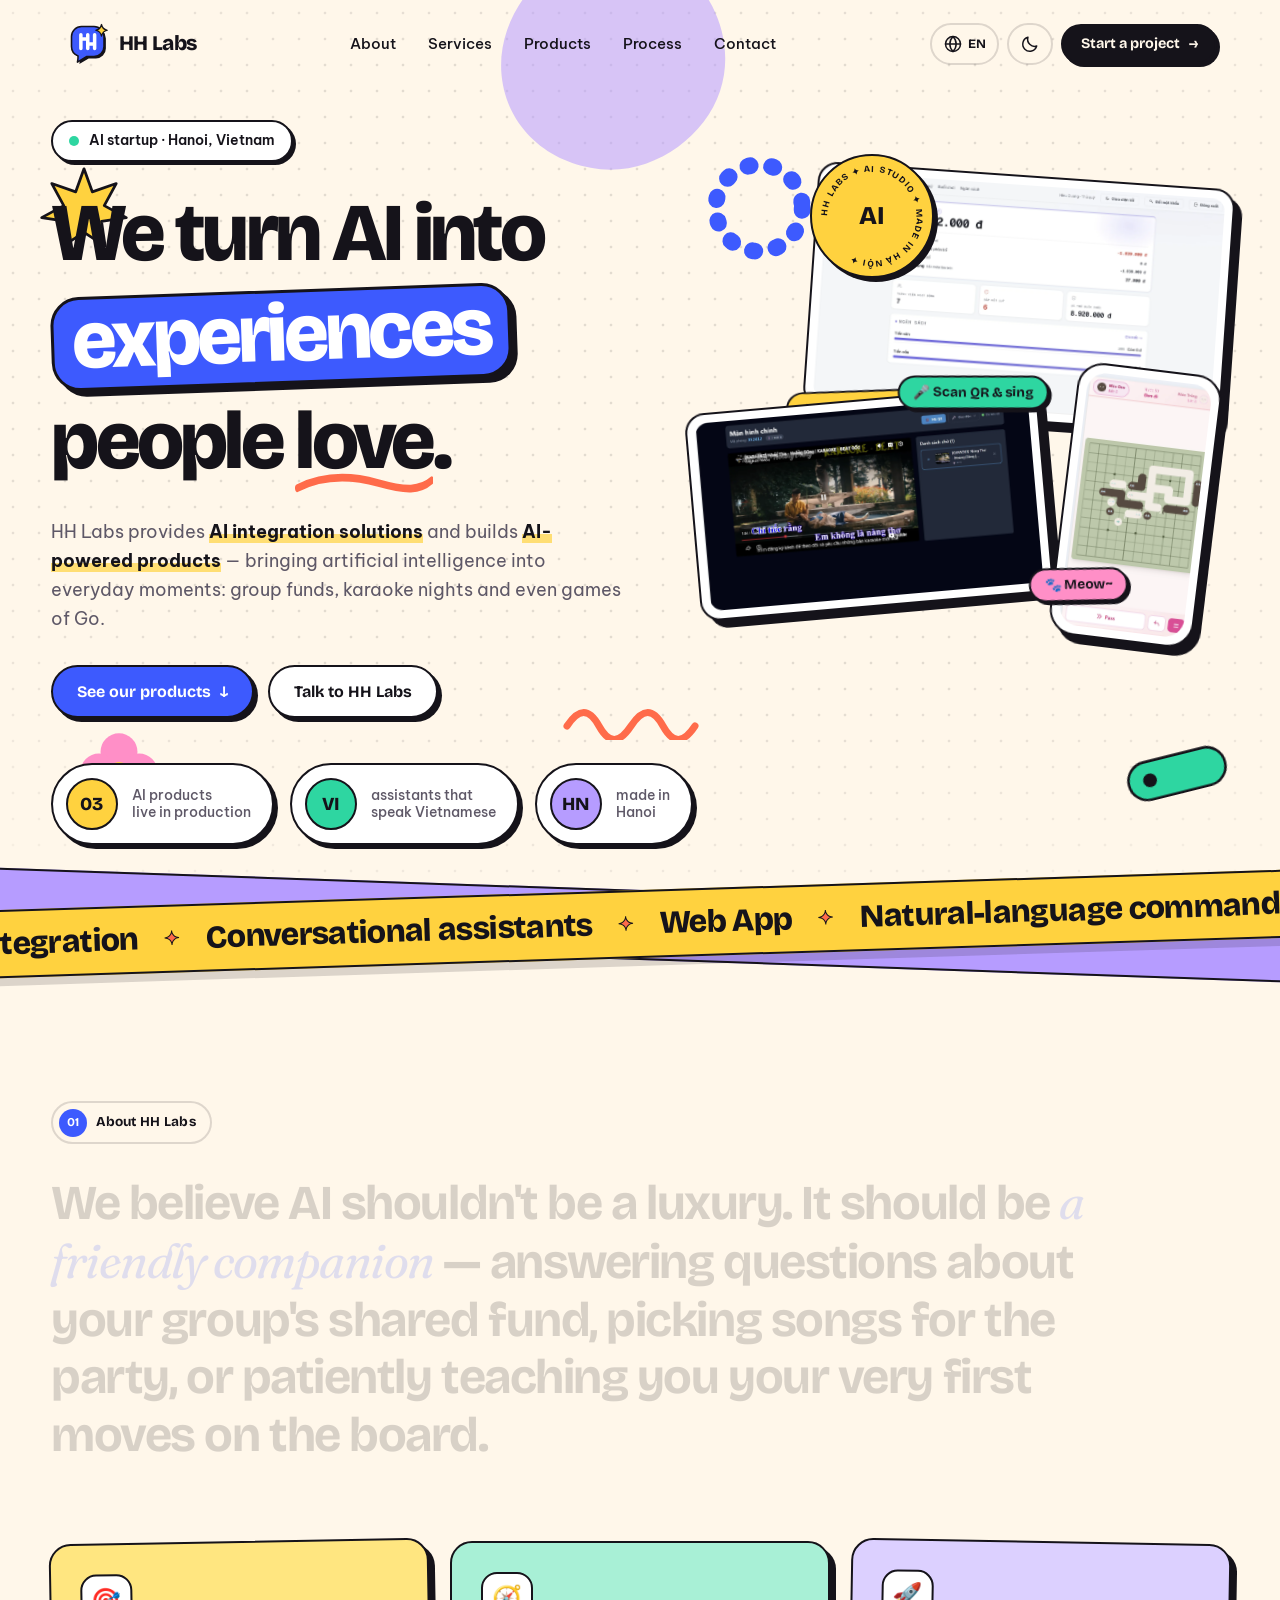
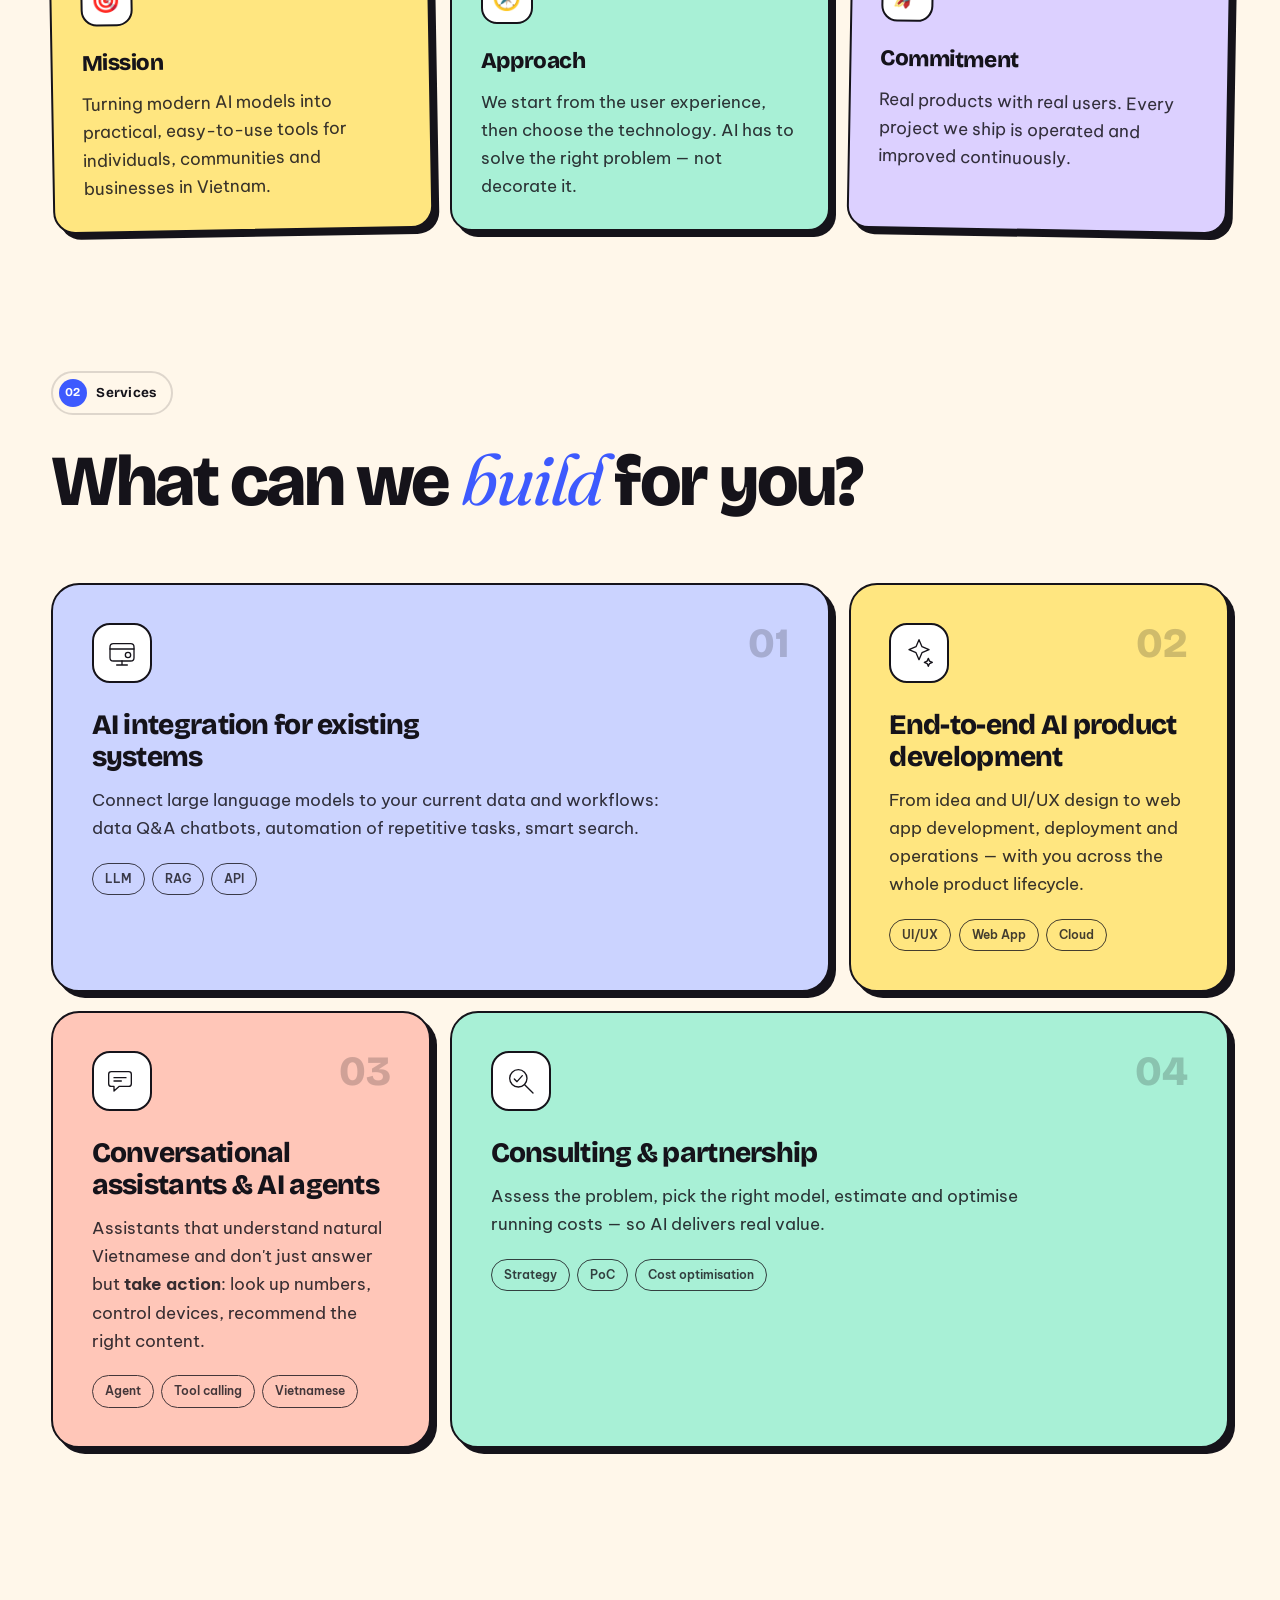
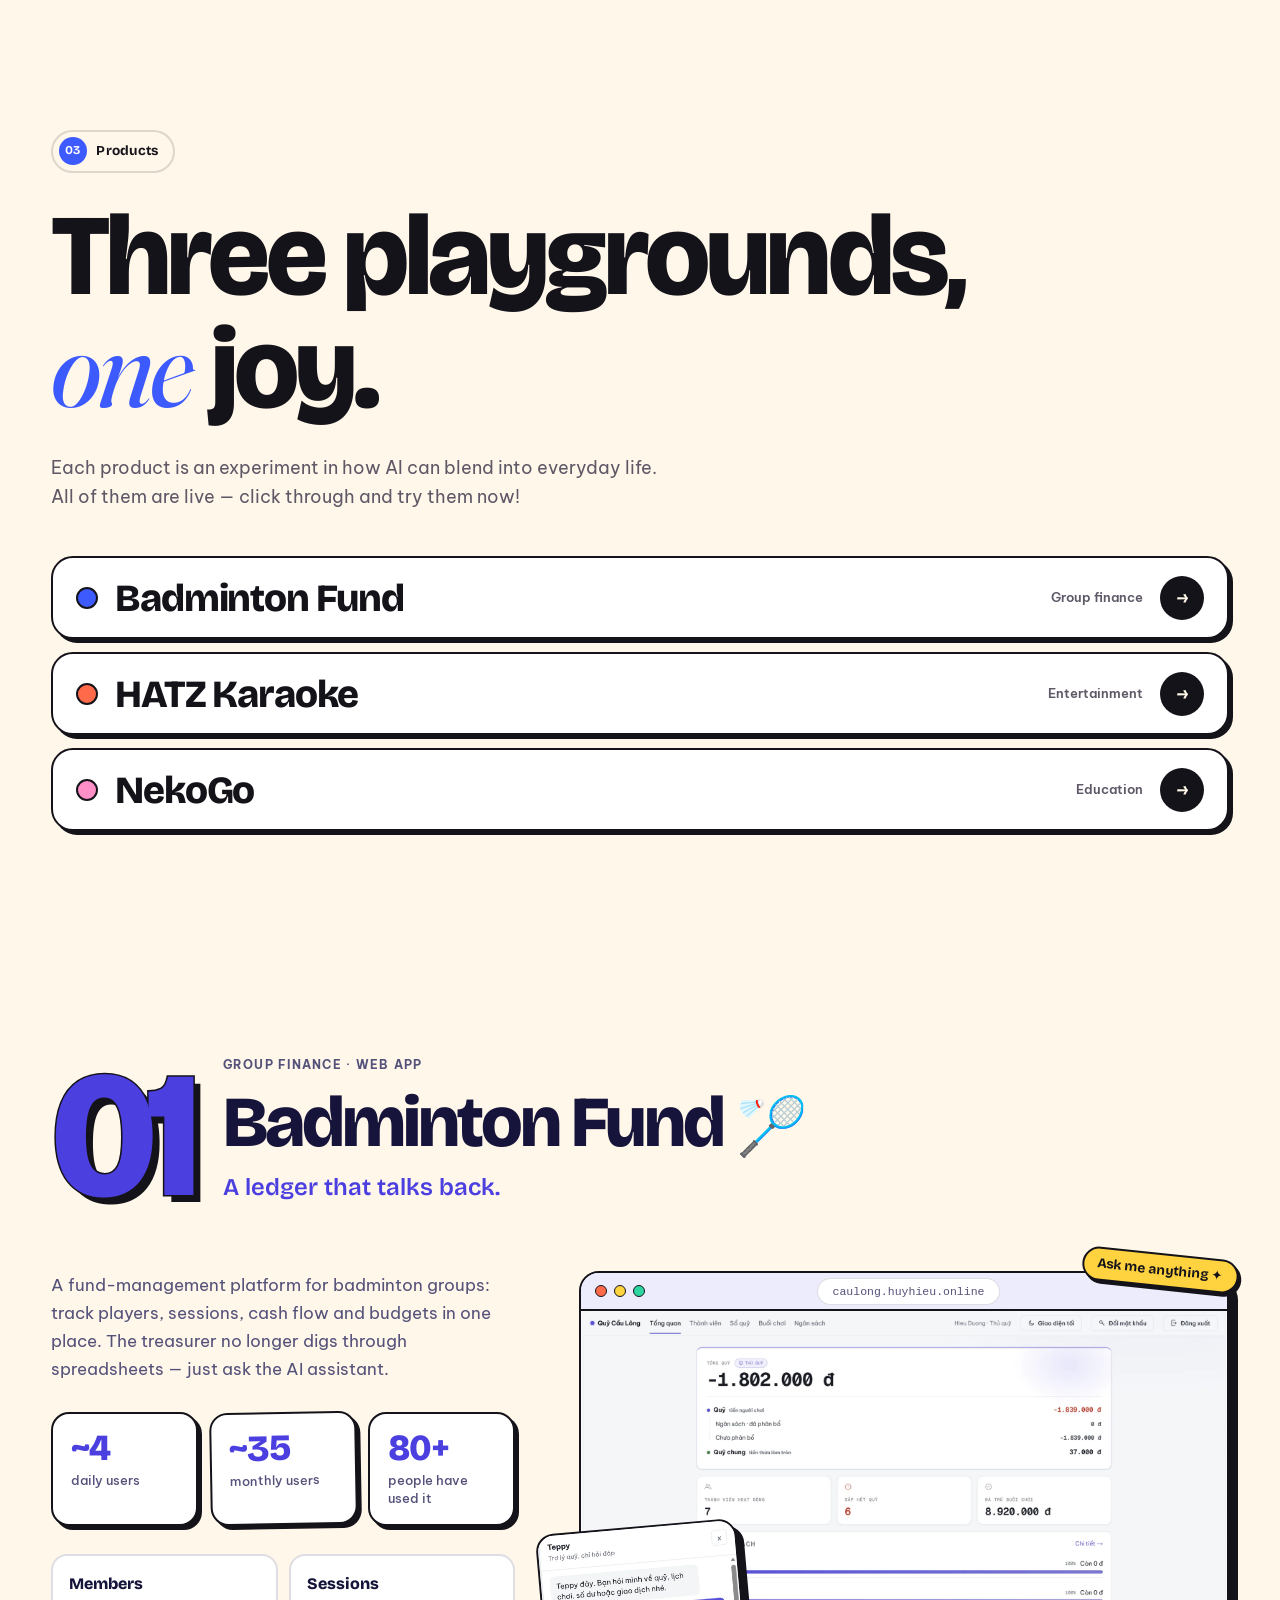
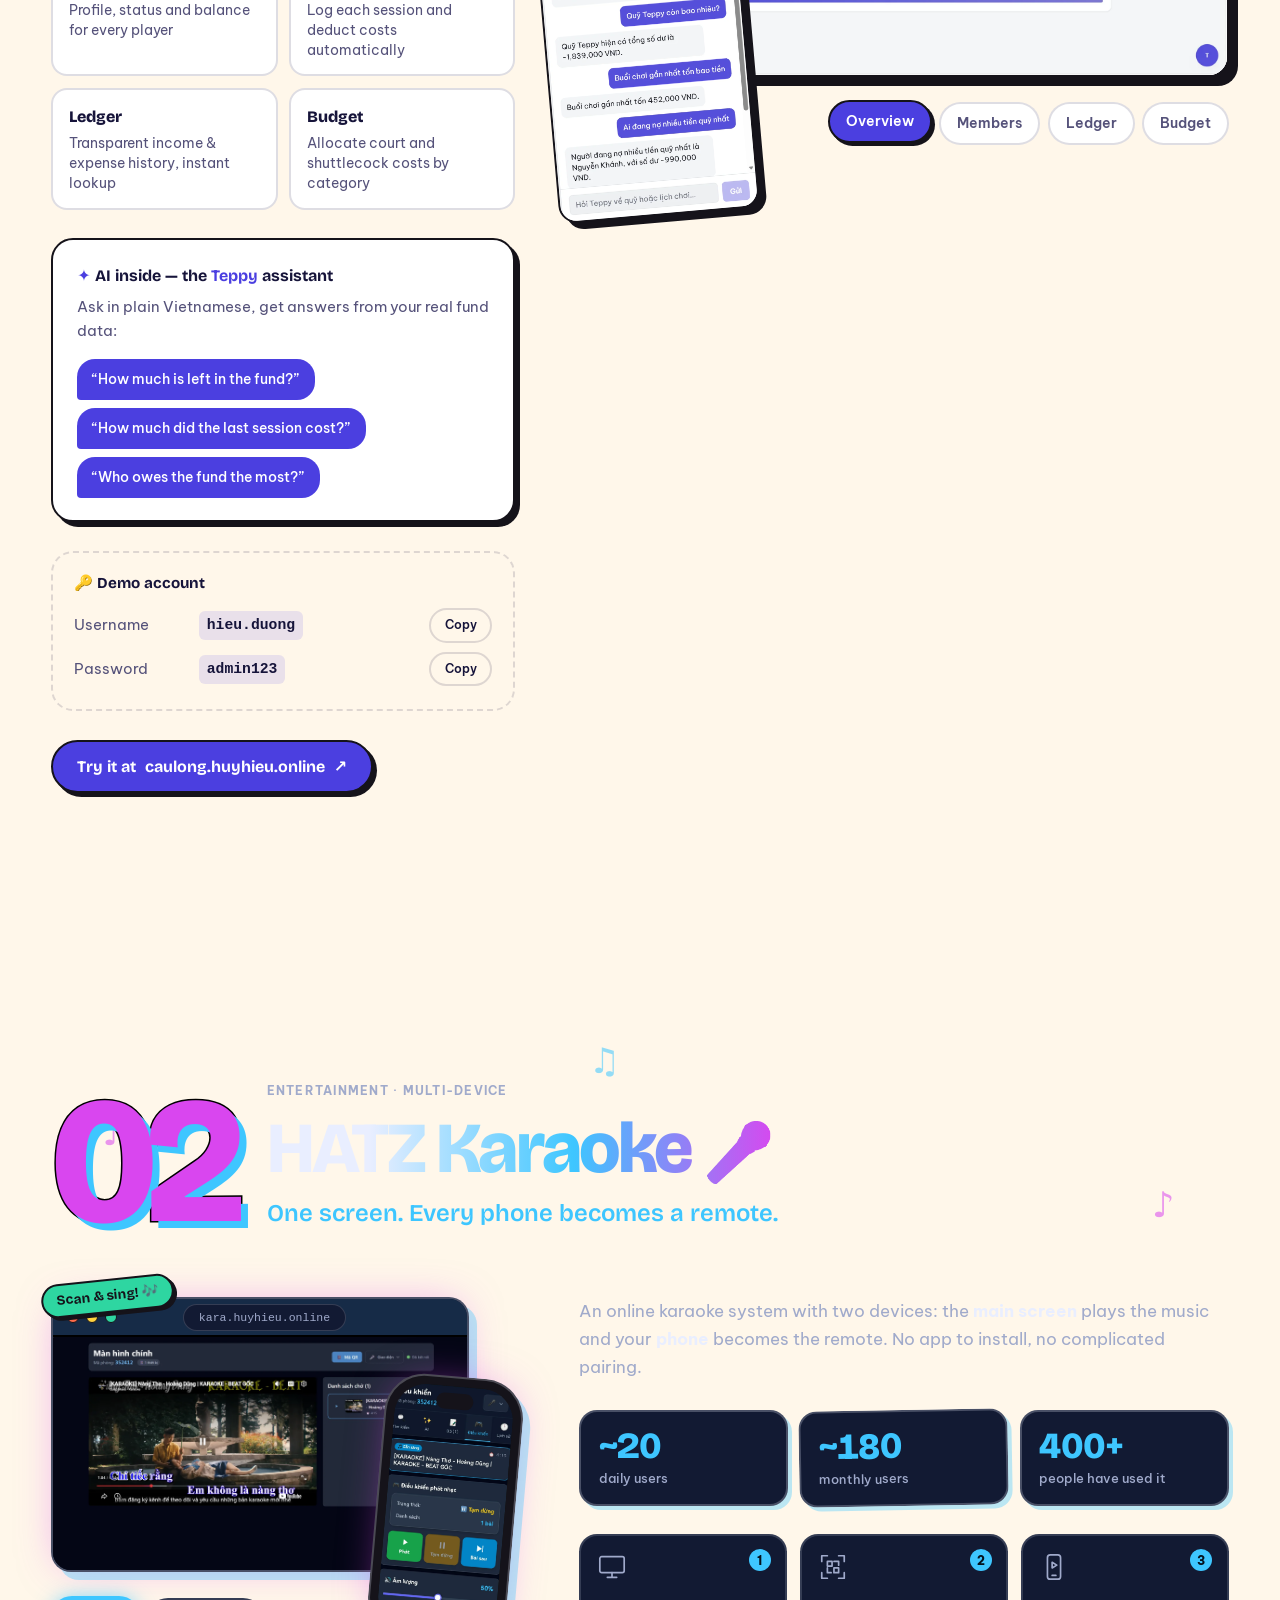
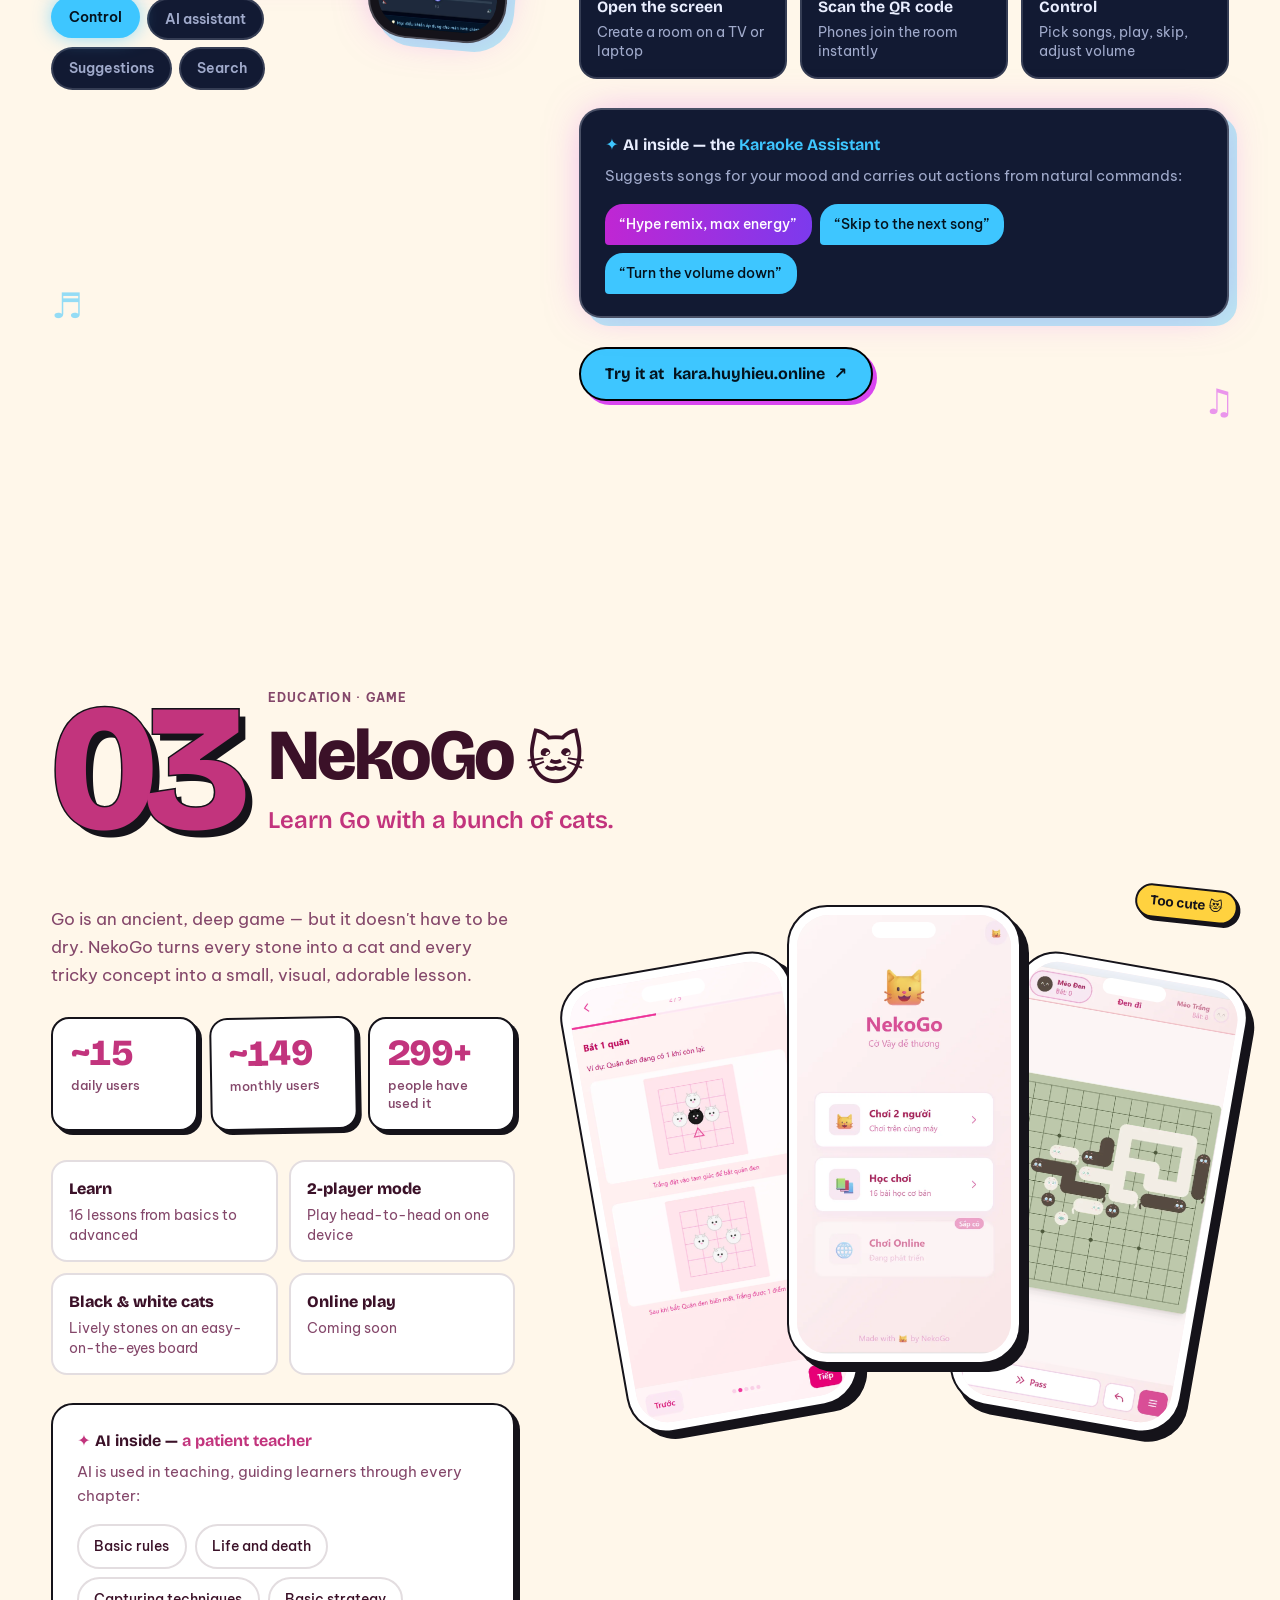
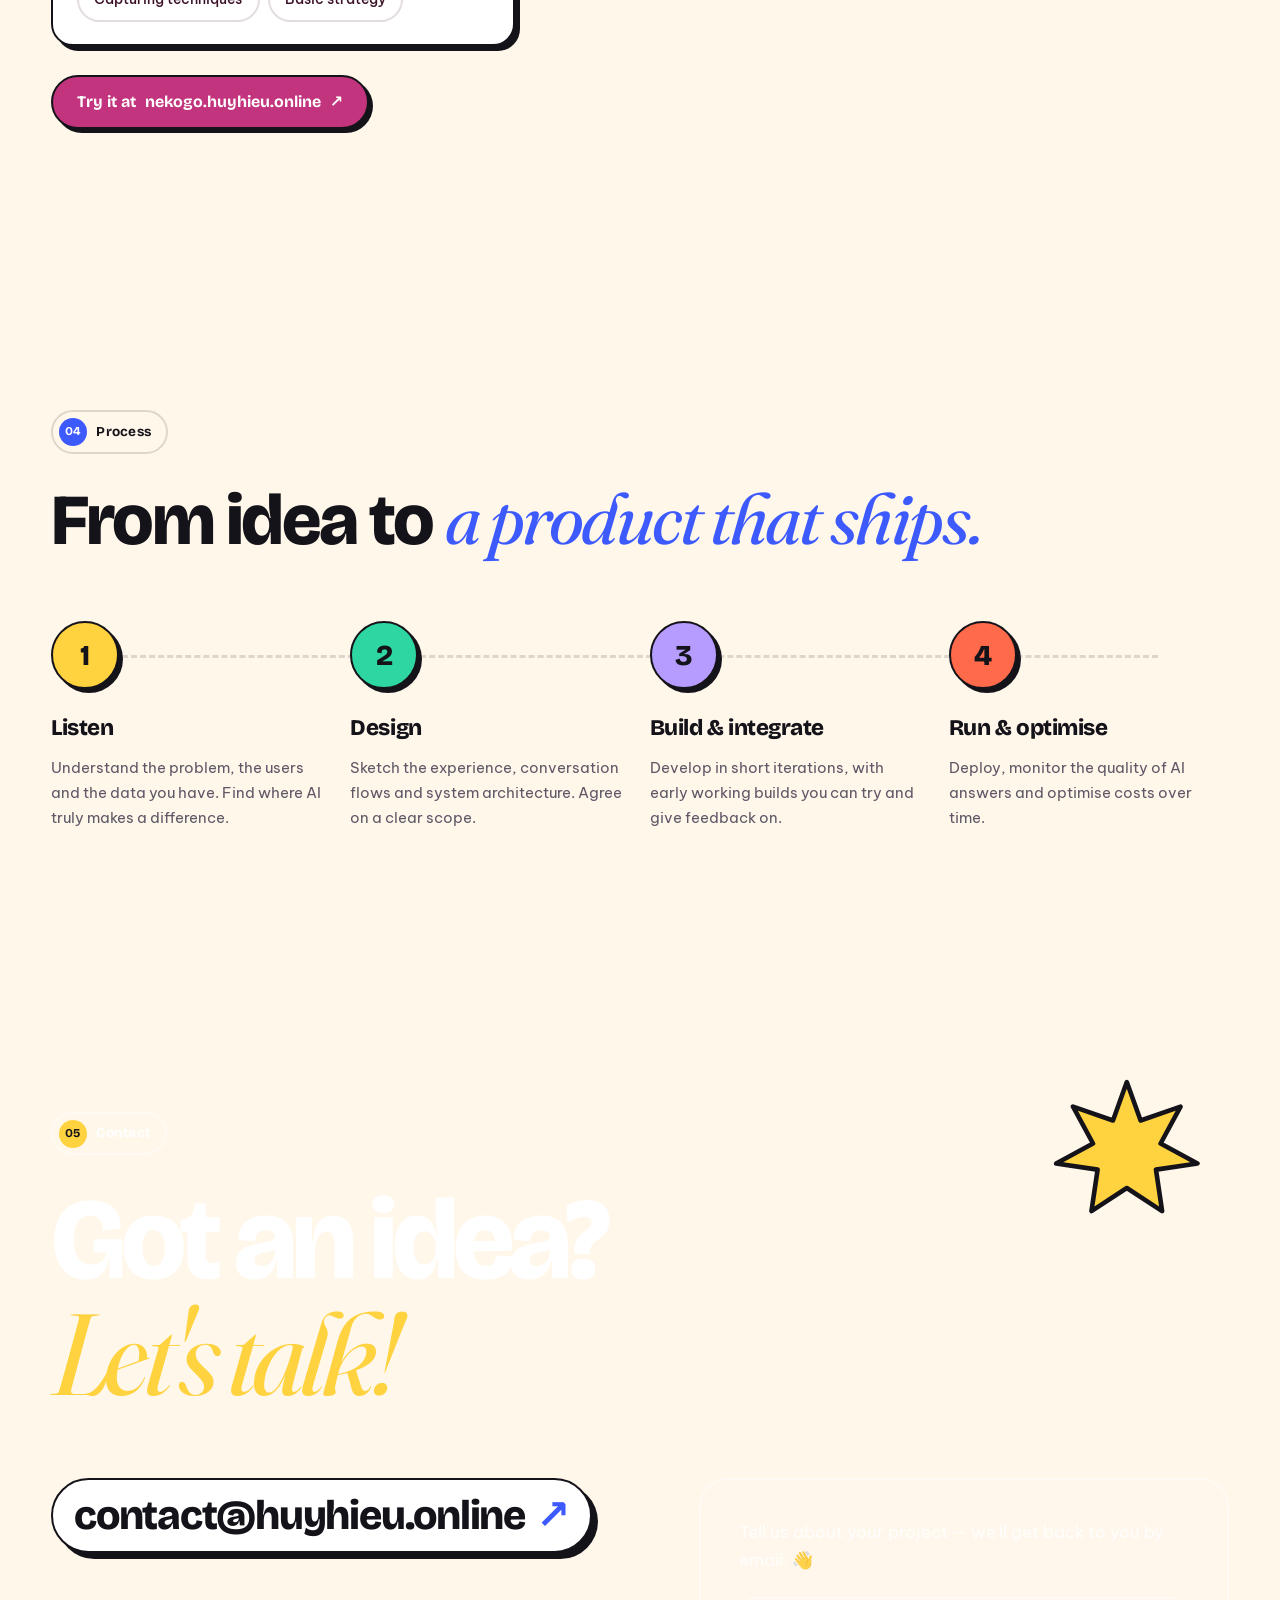
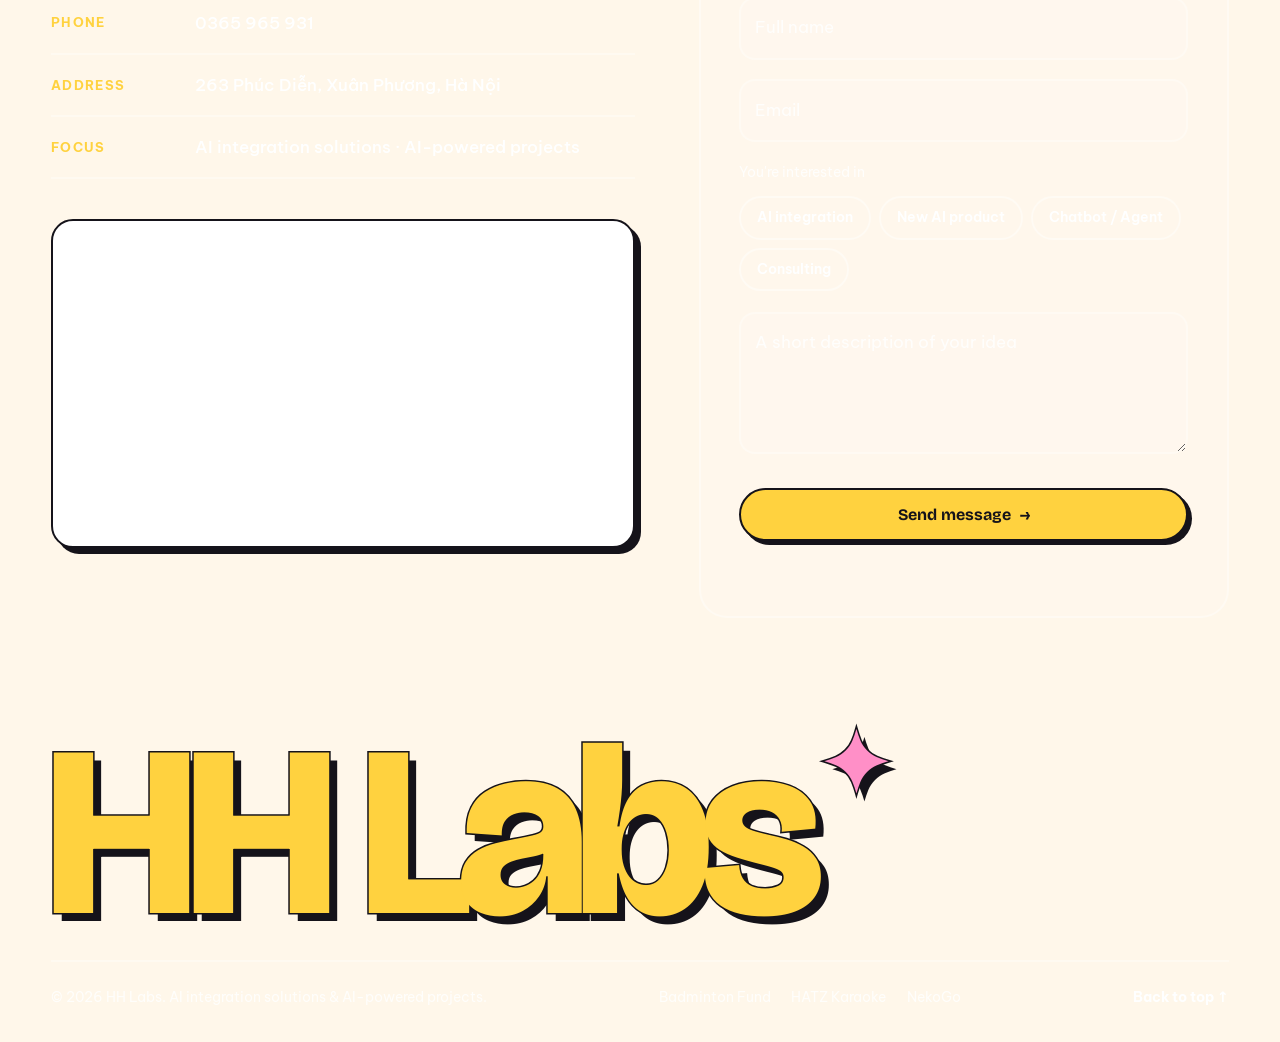
<file: index.html>
<!doctype html>
<html lang="en">
<head>
  <meta charset="utf-8">
  <meta name="viewport" content="width=device-width, initial-scale=1">
  <title>HH Labs — AI solutions startup in Hanoi</title>
  <meta name="description" content="HH Labs is a Hanoi-based tech startup providing AI integration solutions and building AI-powered products: Badminton Fund, HATZ Karaoke and NekoGo.">
  <meta name="theme-color" content="#FFF7EA">
  <meta property="og:type" content="website">
  <meta property="og:title" content="HH Labs — We turn AI into experiences people love">
  <meta property="og:description" content="AI integration solutions &amp; AI-powered products, made in Hanoi.">
  <meta property="og:locale" content="en_US">
  <meta property="og:site_name" content="HH Labs">
  <meta property="og:url" content="https://huyhieu.online/">
  <meta property="og:image" content="https://huyhieu.online/assets/img/og-image.png">
  <meta property="og:image:width" content="1200">
  <meta property="og:image:height" content="630">
  <meta property="og:image:alt" content="HH Labs logo">
  <meta name="twitter:card" content="summary_large_image">
  <link rel="canonical" href="https://huyhieu.online/">
  <link rel="alternate" hreflang="en" href="https://huyhieu.online/">
  <link rel="alternate" hreflang="vi" href="https://huyhieu.online/?lang=vi">
  <link rel="alternate" hreflang="ja" href="https://huyhieu.online/?lang=ja">
  <link rel="alternate" hreflang="ko" href="https://huyhieu.online/?lang=ko">
  <link rel="alternate" hreflang="zh" href="https://huyhieu.online/?lang=zh">
  <link rel="alternate" hreflang="x-default" href="https://huyhieu.online/">
  <link rel="icon" href="assets/img/favicon.svg" type="image/svg+xml">
  <link rel="icon" href="assets/img/favicon-32.png" sizes="32x32" type="image/png">
  <link rel="apple-touch-icon" href="assets/img/apple-touch-icon.png">

  <!-- Theme + language decided before first paint to avoid flashes -->
  <script>
    (function () {
      var d = document.documentElement, ls = null;
      d.classList.add('js');
      try { ls = window.localStorage; } catch (e) {}
      var theme = null;
      try { theme = ls && ls.getItem('hh-theme'); } catch (e) {}
      if (theme !== 'light' && theme !== 'dark') {
        theme = window.matchMedia && window.matchMedia('(prefers-color-scheme: dark)').matches ? 'dark' : 'light';
      }
      d.setAttribute('data-theme', theme);
      var lang = null;
      try { lang = new URLSearchParams(location.search).get('lang') || (ls && ls.getItem('hh-lang')); } catch (e) {}
      if (lang && lang !== 'en' && /^(vi|ja|ko|zh)$/.test(lang)) {
        d.classList.add('lang-pending');
        setTimeout(function () { d.classList.remove('lang-pending'); }, 1500);
      }
    })();
  </script>

  <link rel="preconnect" href="https://fonts.googleapis.com">
  <link rel="preconnect" href="https://fonts.gstatic.com" crossorigin>
  <link href="https://fonts.googleapis.com/css2?family=Be+Vietnam+Pro:wght@400;500;600;700&family=Bricolage+Grotesque:opsz,wght@12..96,400..800&family=Fraunces:ital,opsz,wght@1,9..144,400;1,9..144,600&display=swap" rel="stylesheet">
  <link rel="stylesheet" href="assets/css/style.css">

  <script type="application/ld+json">
  {
    "@context": "https://schema.org",
    "@type": "Organization",
    "name": "HH Labs",
    "description": "AI startup providing AI integration solutions and building AI-powered products.",
    "email": "contact@huyhieu.online",
    "telephone": "+84365965931",
    "address": {
      "@type": "PostalAddress",
      "streetAddress": "263 Phúc Diễn",
      "addressLocality": "Xuân Phương",
      "addressRegion": "Hà Nội",
      "addressCountry": "VN"
    }
  }
  </script>
</head>
<body data-scene="paper">

  <a class="skip-link" href="#main" data-i18n="skip">Skip to content</a>
  <div class="progress" aria-hidden="true"><span></span></div>
  <div class="cursor" aria-hidden="true"><span class="cursor__dot"></span><span class="cursor__ring"></span></div>

  <!-- ============ NAV ============ -->
  <header class="nav" id="nav">
    <a href="#top" class="brand" aria-label="HH Labs">
      <svg class="brand__mark" viewBox="0 0 64 64" aria-hidden="true">
        <path d="M20 4H40A16 16 0 0 1 56 20V36A16 16 0 0 1 40 52H28.5L13.5 61Q14.6 56 14.5 51A16 16 0 0 1 4 36V20A16 16 0 0 1 20 4Z" transform="translate(3 3)" fill="#15131A"/>
        <path d="M20 4H40A16 16 0 0 1 56 20V36A16 16 0 0 1 40 52H28.5L13.5 61Q14.6 56 14.5 51A16 16 0 0 1 4 36V20A16 16 0 0 1 20 4Z" fill="#3D5AFE" stroke="#15131A" stroke-width="2.5" stroke-linejoin="round"/>
        <path d="M19 17V39M30 17V39M41 17V39M19 24H30M30 32H41" fill="none" stroke="#fff" stroke-width="5.6" stroke-linecap="round" stroke-linejoin="round"/>
        <path class="brand__spark" d="M52 0.8Q53.6 8.4 61.2 10Q53.6 11.6 52 19.2Q50.4 11.6 42.8 10Q50.4 8.4 52 0.8Z" fill="#FFD23F" stroke="#15131A" stroke-width="2" stroke-linejoin="round"/>
      </svg>
      <span class="brand__name">HH&nbsp;Labs</span>
    </a>

    <nav class="nav__links" aria-label="Menu">
      <a href="#about" data-i18n="nav.about">About</a>
      <a href="#services" data-i18n="nav.services">Services</a>
      <a href="#products" data-i18n="nav.products">Products</a>
      <a href="#process" data-i18n="nav.process">Process</a>
      <a href="#contact" data-i18n="nav.contact">Contact</a>
    </nav>

    <div class="nav__tools">
      <div class="lang" id="lang">
        <button class="icon-btn lang__btn" aria-haspopup="true" aria-expanded="false" aria-controls="lang-menu" data-i18n-aria="aria.lang" aria-label="Choose language">
          <svg viewBox="0 0 24 24" aria-hidden="true"><circle cx="12" cy="12" r="9"/><path d="M3 12h18M12 3c2.5 2.6 3.8 5.6 3.8 9s-1.3 6.4-3.8 9c-2.5-2.6-3.8-5.6-3.8-9S9.5 5.6 12 3z"/></svg>
          <span class="lang__cur">EN</span>
        </button>
        <ul class="lang__menu" id="lang-menu" hidden>
          <li><button data-lang="en" lang="en">🇬🇧 English</button></li>
          <li><button data-lang="vi" lang="vi">🇻🇳 Tiếng Việt</button></li>
          <li><button data-lang="ja" lang="ja">🇯🇵 日本語</button></li>
          <li><button data-lang="ko" lang="ko">🇰🇷 한국어</button></li>
          <li><button data-lang="zh" lang="zh">🇨🇳 中文</button></li>
        </ul>
      </div>

      <button class="icon-btn theme-toggle" id="theme-toggle" data-i18n-aria="aria.theme" aria-label="Toggle light / dark theme">
        <svg class="i-sun" viewBox="0 0 24 24" aria-hidden="true"><circle cx="12" cy="12" r="4.2"/><path d="M12 2.5v2.2M12 19.3v2.2M2.5 12h2.2M19.3 12h2.2M5.3 5.3l1.6 1.6M17.1 17.1l1.6 1.6M5.3 18.7l1.6-1.6M17.1 6.9l1.6-1.6"/></svg>
        <svg class="i-moon" viewBox="0 0 24 24" aria-hidden="true"><path d="M20 14.5A8.5 8.5 0 019.5 4a8.5 8.5 0 1010.5 10.5z"/></svg>
      </button>

      <a href="#contact" class="btn btn--dark btn--sm nav__cta" data-magnetic>
        <span data-i18n="nav.cta">Start a project</span> <span class="btn__arrow" aria-hidden="true">→</span>
      </a>

      <button class="icon-btn nav__toggle" aria-expanded="false" aria-controls="mobile-menu" data-i18n-aria="aria.menu" aria-label="Menu">
        <span></span><span></span>
      </button>
    </div>
  </header>

  <div class="mobile-menu" id="mobile-menu" hidden>
    <nav aria-label="Menu">
      <a href="#about"><i>01</i><span data-i18n="nav.about">About</span></a>
      <a href="#services"><i>02</i><span data-i18n="nav.services">Services</span></a>
      <a href="#products"><i>03</i><span data-i18n="nav.products">Products</span></a>
      <a href="#process"><i>04</i><span data-i18n="nav.process">Process</span></a>
      <a href="#contact"><i>05</i><span data-i18n="nav.contact">Contact</span></a>
    </nav>
    <div class="mobile-menu__foot">
      <a href="mailto:contact@huyhieu.online">contact@huyhieu.online</a>
      <a href="tel:+84365965931">0365 965 931</a>
    </div>
  </div>

  <main id="main">

    <!-- ============ HERO ============ -->
    <section class="hero" id="top" data-scene="paper">
      <div class="hero__grid-bg" aria-hidden="true"></div>

      <div class="shapes" aria-hidden="true">
        <svg class="shape shape--star" data-depth="1.4" viewBox="0 0 100 100"><path d="M50 2l9 25 26-9-13 24 24 13-27 4 4 27-23-15-23 15 4-27-27-4 24-13-13-24 26 9z" fill="#FFD23F" stroke="#15131A" stroke-width="3" stroke-linejoin="round"/></svg>
        <svg class="shape shape--blob" data-depth="0.7" viewBox="0 0 100 100"><path d="M74 14c14 10 22 30 16 48s-26 32-46 30S8 76 6 56 18 16 36 9s24-5 38 5z" fill="#B69CFF"/></svg>
        <svg class="shape shape--squiggle" data-depth="1.1" viewBox="0 0 140 40"><path d="M4 26c12-18 22-18 32 0s20 18 32 0 22-18 32 0 20 18 32 0" fill="none" stroke="#FF6B4A" stroke-width="7" stroke-linecap="round"/></svg>
        <svg class="shape shape--pill" data-depth="1.8" viewBox="0 0 120 50"><rect x="3" y="3" width="114" height="44" rx="22" fill="#2ED6A1" stroke="#15131A" stroke-width="3"/><circle cx="28" cy="25" r="8" fill="#15131A"/></svg>
        <svg class="shape shape--flower" data-depth="0.9" viewBox="0 0 100 100"><g fill="#FF8FC7"><circle cx="50" cy="26" r="22"/><circle cx="74" cy="50" r="22"/><circle cx="50" cy="74" r="22"/><circle cx="26" cy="50" r="22"/></g><circle cx="50" cy="50" r="12" fill="#FFD23F"/></svg>
        <svg class="shape shape--ring" data-depth="1.6" viewBox="0 0 100 100"><circle cx="50" cy="50" r="36" fill="none" stroke="#3D5AFE" stroke-width="14" stroke-dasharray="2 18" stroke-linecap="round"/></svg>
      </div>

      <div class="hero__inner container">
        <div class="hero__text">
          <p class="hello reveal">
            <span class="hello__dot" aria-hidden="true"></span>
            <span data-i18n="hero.hello">AI startup · Hanoi, Vietnam</span>
          </p>

          <h1 class="hero__title">
            <span class="line"><span data-i18n="hero.l1">We turn AI into</span></span>
            <span class="line"><span data-i18n="hero.l2"><mark class="pill">experiences</mark></span></span>
            <span class="line"><span data-i18n="hero.l3">people <span class="scribble">love</span>.</span></span>
          </h1>

          <p class="hero__lead reveal" data-i18n="hero.lead">HH Labs provides <strong>AI integration solutions</strong> and builds <strong>AI-powered products</strong> — bringing artificial intelligence into everyday moments: group funds, karaoke nights and even games of Go.</p>

          <div class="hero__actions reveal">
            <a href="#products" class="btn btn--blue" data-magnetic><span data-i18n="hero.cta1">See our products</span> <span class="btn__arrow" aria-hidden="true">↓</span></a>
            <a href="#contact" class="btn btn--outline" data-magnetic><span data-i18n="hero.cta2">Talk to HH Labs</span></a>
          </div>
        </div>

        <div class="collage" aria-hidden="true">
          <figure class="sticker sticker--a" data-depth="0.5">
            <img src="assets/img/badminton-dashboard.webp" alt="" width="1800" height="1012">
            <figcaption class="tag tag--yellow" data-i18n="hero.tag1">✦ Teppy assistant</figcaption>
          </figure>
          <figure class="sticker sticker--b" data-depth="0.9">
            <img src="assets/img/kara-song.webp" alt="" width="1800" height="1003">
            <figcaption class="tag tag--mint" data-i18n="hero.tag2">🎤 Scan QR &amp; sing</figcaption>
          </figure>
          <figure class="sticker sticker--c" data-depth="1.3">
            <img src="assets/img/nekogo-play.webp" alt="" width="720" height="1381">
            <figcaption class="tag tag--pink" data-i18n="hero.tag3">🐾 Meow~</figcaption>
          </figure>
          <div class="badge" data-depth="1.6">
            <svg viewBox="0 0 200 200">
              <defs><path id="circlePath" d="M100,100 m-74,0 a74,74 0 1,1 148,0 a74,74 0 1,1 -148,0"/></defs>
              <text><textPath href="#circlePath">HH LABS ✦ AI STUDIO ✦ MADE IN HÀ NỘI ✦ </textPath></text>
            </svg>
            <span class="badge__core">AI</span>
          </div>
        </div>
      </div>

      <div class="hero__stats container">
        <div class="stat stat--yellow reveal"><b>03</b><span data-i18n="hero.stat1">AI products<br>live in production</span></div>
        <div class="stat stat--mint reveal"><b>VI</b><span data-i18n="hero.stat2">assistants that<br>speak Vietnamese</span></div>
        <div class="stat stat--lilac reveal"><b>HN</b><span data-i18n="hero.stat3">made in<br>Hanoi</span></div>
      </div>
    </section>

    <!-- ============ MARQUEE ============ -->
    <div class="tapes" aria-hidden="true">
      <div class="tape tape--back"></div>
      <div class="marquee">
        <div class="marquee__track">
          <span data-i18n="mq.1">AI integration</span><b>✦</b><span data-i18n="mq.2">Conversational assistants</span><b>✦</b><span>Web App</span><b>✦</b><span data-i18n="mq.3">Natural-language commands</span><b>✦</b><span data-i18n="mq.4">Education</span><b>✦</b><span data-i18n="mq.5">Entertainment</span><b>✦</b><span data-i18n="mq.6">Finance</span><b>✦</b>
          <span data-i18n="mq.1">AI integration</span><b>✦</b><span data-i18n="mq.2">Conversational assistants</span><b>✦</b><span>Web App</span><b>✦</b><span data-i18n="mq.3">Natural-language commands</span><b>✦</b><span data-i18n="mq.4">Education</span><b>✦</b><span data-i18n="mq.5">Entertainment</span><b>✦</b><span data-i18n="mq.6">Finance</span><b>✦</b>
        </div>
      </div>
    </div>

    <!-- ============ ABOUT ============ -->
    <section class="section about" id="about" data-scene="paper">
      <div class="container">
        <div class="section-label reveal"><b>01</b><span data-i18n="about.label">About HH Labs</span></div>

        <p class="manifesto" data-words data-i18n="about.manifesto">We believe AI shouldn't be a luxury. It should be <em>a friendly companion</em> — answering questions about your group's shared fund, picking songs for the party, or patiently teaching you your very first moves on the board.</p>

        <div class="about__grid">
          <div class="about__card about__card--yellow reveal">
            <span class="about__icon" aria-hidden="true">🎯</span>
            <h3 data-i18n="about.c1.t">Mission</h3>
            <p data-i18n="about.c1.p">Turning modern AI models into practical, easy-to-use tools for individuals, communities and businesses in Vietnam.</p>
          </div>
          <div class="about__card about__card--mint reveal">
            <span class="about__icon" aria-hidden="true">🧭</span>
            <h3 data-i18n="about.c2.t">Approach</h3>
            <p data-i18n="about.c2.p">We start from the user experience, then choose the technology. AI has to solve the right problem — not decorate it.</p>
          </div>
          <div class="about__card about__card--lilac reveal">
            <span class="about__icon" aria-hidden="true">🚀</span>
            <h3 data-i18n="about.c3.t">Commitment</h3>
            <p data-i18n="about.c3.p">Real products with real users. Every project we ship is operated and improved continuously.</p>
          </div>
        </div>
      </div>
    </section>

    <!-- ============ SERVICES ============ -->
    <section class="section services" id="services" data-scene="paper">
      <div class="container">
        <div class="section-head">
          <div class="section-label reveal"><b>02</b><span data-i18n="services.label">Services</span></div>
          <h2 class="display reveal" data-i18n="services.title">What can we <em>build</em> for you?</h2>
        </div>

        <div class="bento">
          <article class="service service--blue reveal">
            <div class="service__top">
              <span class="service__icon" aria-hidden="true">
                <svg viewBox="0 0 48 48"><rect x="6" y="10" width="36" height="26" rx="5"/><path d="M6 18h36M16 42h16M24 36v6"/><circle cx="33" cy="27" r="4"/></svg>
              </span>
              <span class="service__no">01</span>
            </div>
            <h3 data-i18n="s1.t">AI integration for existing systems</h3>
            <p data-i18n="s1.p">Connect large language models to your current data and workflows: data Q&amp;A chatbots, automation of repetitive tasks, smart search.</p>
            <ul class="tags"><li>LLM</li><li>RAG</li><li>API</li></ul>
          </article>

          <article class="service service--yellow reveal">
            <div class="service__top">
              <span class="service__icon" aria-hidden="true">
                <svg viewBox="0 0 48 48"><path d="M24 4l4.5 10.5L39 19l-10.5 4.5L24 34l-4.5-10.5L9 19l10.5-4.5z"/><path d="M38 32l1.8 4.2L44 38l-4.2 1.8L38 44l-1.8-4.2L32 38l4.2-1.8z"/></svg>
              </span>
              <span class="service__no">02</span>
            </div>
            <h3 data-i18n="s2.t">End-to-end AI product development</h3>
            <p data-i18n="s2.p">From idea and UI/UX design to web app development, deployment and operations — with you across the whole product lifecycle.</p>
            <ul class="tags"><li>UI/UX</li><li>Web App</li><li>Cloud</li></ul>
          </article>

          <article class="service service--coral reveal">
            <div class="service__top">
              <span class="service__icon" aria-hidden="true">
                <svg viewBox="0 0 48 48"><path d="M8 10h26a4 4 0 014 4v14a4 4 0 01-4 4H20l-8 7v-7H8a4 4 0 01-4-4V14a4 4 0 014-4z"/><path d="M12 19h18M12 24h11"/></svg>
              </span>
              <span class="service__no">03</span>
            </div>
            <h3 data-i18n="s3.t">Conversational assistants &amp; AI agents</h3>
            <p data-i18n="s3.p">Assistants that understand natural Vietnamese and don't just answer but <b>take action</b>: look up numbers, control devices, recommend the right content.</p>
            <ul class="tags"><li>Agent</li><li>Tool calling</li><li data-i18n="s3.tag">Vietnamese</li></ul>
          </article>

          <article class="service service--mint reveal">
            <div class="service__top">
              <span class="service__icon" aria-hidden="true">
                <svg viewBox="0 0 48 48"><circle cx="20" cy="20" r="13"/><path d="M29.5 29.5L42 42"/><path d="M14 21l4 4 8-9"/></svg>
              </span>
              <span class="service__no">04</span>
            </div>
            <h3 data-i18n="s4.t">Consulting &amp; partnership</h3>
            <p data-i18n="s4.p">Assess the problem, pick the right model, estimate and optimise running costs — so AI delivers real value.</p>
            <ul class="tags"><li data-i18n="s4.tag1">Strategy</li><li>PoC</li><li data-i18n="s4.tag2">Cost optimisation</li></ul>
          </article>
        </div>
      </div>
    </section>

    <!-- ============ PRODUCTS INTRO ============ -->
    <section class="section products-intro" id="products" data-scene="paper">
      <div class="container">
        <div class="section-label reveal"><b>03</b><span data-i18n="products.label">Products</span></div>
        <h2 class="display display--xl reveal" data-i18n="products.title">Three playgrounds,<br><em>one</em> joy.</h2>
        <p class="products-intro__lead reveal" data-i18n="products.lead">Each product is an experiment in how AI can blend into everyday life. All of them are live — click through and try them now!</p>
        <ol class="product-index">
          <li class="reveal"><a href="#p-caulong"><span class="dot dot--blue"></span><span data-i18n="p1.name">Badminton Fund</span><i data-i18n="pi.1">Group finance</i><b aria-hidden="true">→</b></a></li>
          <li class="reveal"><a href="#p-hatz"><span class="dot dot--coral"></span>HATZ Karaoke<i data-i18n="pi.2">Entertainment</i><b aria-hidden="true">→</b></a></li>
          <li class="reveal"><a href="#p-nekogo"><span class="dot dot--pink"></span>NekoGo<i data-i18n="pi.3">Education</i><b aria-hidden="true">→</b></a></li>
        </ol>
      </div>
    </section>

    <!-- ============ PRODUCT 01 — QUỸ CẦU LÔNG ============ -->
    <section class="section product" id="p-caulong" data-scene="court">
      <div class="container">
        <header class="product__head">
          <span class="product__num" aria-hidden="true">01</span>
          <div>
            <p class="product__cat reveal" data-i18n="p1.cat">Group finance · Web app</p>
            <h2 class="product__name reveal"><span data-i18n="p1.name">Badminton Fund</span> <span class="emoji" aria-hidden="true">🏸</span></h2>
            <p class="product__tagline reveal" data-i18n="p1.tagline">A ledger that talks back.</p>
          </div>
        </header>

        <div class="product__grid">
          <div class="product__info">
            <p class="product__desc reveal" data-i18n="p1.desc">A fund-management platform for badminton groups: track players, sessions, cash flow and budgets in one place. The treasurer no longer digs through spreadsheets — just ask the AI assistant.</p>
            <ul class="metrics reveal">
              <li><b data-count="4" data-prefix="~">~4</b><span data-i18n="metric.dau">daily users</span></li>
              <li><b data-count="35" data-prefix="~">~35</b><span data-i18n="metric.mau">monthly users</span></li>
              <li><b data-count="80" data-suffix="+">80+</b><span data-i18n="metric.total">people have used it</span></li>
            </ul>

            <ul class="features reveal">
              <li><b data-i18n="p1.f1b">Members</b><span data-i18n="p1.f1s">Profile, status and balance for every player</span></li>
              <li><b data-i18n="p1.f2b">Sessions</b><span data-i18n="p1.f2s">Log each session and deduct costs automatically</span></li>
              <li><b data-i18n="p1.f3b">Ledger</b><span data-i18n="p1.f3s">Transparent income &amp; expense history, instant lookup</span></li>
              <li><b data-i18n="p1.f4b">Budget</b><span data-i18n="p1.f4s">Allocate court and shuttlecock costs by category</span></li>
            </ul>

            <div class="ai-box reveal">
              <p class="ai-box__label"><span class="spark">✦</span> <span data-i18n="p1.ai.label">AI inside — the <b>Teppy</b> assistant</span></p>
              <p class="ai-box__text" data-i18n="p1.ai.text">Ask in plain Vietnamese, get answers from your real fund data:</p>
              <ul class="prompts">
                <li data-i18n="p1.q1">“How much is left in the fund?”</li>
                <li data-i18n="p1.q2">“How much did the last session cost?”</li>
                <li data-i18n="p1.q3">“Who owes the fund the most?”</li>
              </ul>
            </div>

            <div class="demo-account reveal">
              <p class="demo-account__title">🔑 <span data-i18n="demo.title">Demo account</span></p>
              <div class="demo-account__row">
                <span data-i18n="demo.user">Username</span><code>hieu.duong</code>
                <button class="copy" data-copy="hieu.duong" data-i18n="js.copy">Copy</button>
              </div>
              <div class="demo-account__row">
                <span data-i18n="demo.pass">Password</span><code>admin123</code>
                <button class="copy" data-copy="admin123" data-i18n="js.copy">Copy</button>
              </div>
            </div>

            <a href="https://caulong.huyhieu.online" target="_blank" rel="noopener" class="btn btn--accent reveal" data-magnetic>
              <span data-i18n="btn.try">Try it at</span> caulong.huyhieu.online <span class="btn__arrow" aria-hidden="true">↗</span>
            </a>
          </div>

          <div class="product__visual reveal">
            <span class="float-tag float-tag--tr tag tag--yellow" aria-hidden="true" data-i18n="p1.float">Ask me anything ✦</span>
            <div class="browser" data-tilt>
              <div class="browser__bar">
                <i></i><i></i><i></i>
                <span class="browser__url">caulong.huyhieu.online</span>
              </div>
              <div class="browser__screen screen-swap" id="caulong-screen">
                <img src="assets/img/badminton-dashboard.webp" alt="Badminton Fund dashboard" width="1800" height="1012" class="is-active" data-zoom>
                <img src="assets/img/badminton-member.webp" alt="Member management" width="1800" height="1017" loading="lazy" data-zoom>
                <img src="assets/img/badminton-fund.webp" alt="Fund ledger" width="1800" height="1005" loading="lazy" data-zoom>
                <img src="assets/img/badminton-budget.webp" alt="Budget" width="1800" height="1004" loading="lazy" data-zoom>
              </div>
            </div>

            <figure class="chat-float" data-tilt>
              <img src="assets/img/badminton-ai.webp" alt="Teppy, the AI fund assistant" width="720" height="1045" loading="lazy" data-zoom>
            </figure>

            <div class="tabs" role="tablist" aria-label="Quỹ Cầu Lông" data-target="caulong-screen">
              <button role="tab" aria-selected="true" data-i18n="p1.t1">Overview</button>
              <button role="tab" aria-selected="false" data-i18n="p1.f1b">Members</button>
              <button role="tab" aria-selected="false" data-i18n="p1.f3b">Ledger</button>
              <button role="tab" aria-selected="false" data-i18n="p1.f4b">Budget</button>
            </div>
          </div>
        </div>
      </div>
    </section>

    <!-- ============ PRODUCT 02 — HATZ KARAOKE ============ -->
    <section class="section product product--reverse" id="p-hatz" data-scene="night">
      <div class="glow glow--a" aria-hidden="true"></div>
      <div class="glow glow--b" aria-hidden="true"></div>
      <div class="notes" aria-hidden="true">
        <span style="--x:8%;--y:14%;--d:0s">♪</span>
        <span style="--x:46%;--y:8%;--d:-1.5s">♫</span>
        <span style="--x:90%;--y:20%;--d:-3s">♪</span>
        <span style="--x:4%;--y:78%;--d:-2s">♬</span>
        <span style="--x:94%;--y:86%;--d:-4s">♫</span>
      </div>
      <div class="container">
        <header class="product__head">
          <span class="product__num" aria-hidden="true">02</span>
          <div>
            <p class="product__cat reveal" data-i18n="p2.cat">Entertainment · Multi-device</p>
            <h2 class="product__name reveal">HATZ Karaoke <span class="emoji" aria-hidden="true">🎤</span></h2>
            <p class="product__tagline reveal" data-i18n="p2.tagline">One screen. Every phone becomes a remote.</p>
          </div>
        </header>

        <div class="product__grid">
          <div class="product__info">
            <p class="product__desc reveal" data-i18n="p2.desc">An online karaoke system with two devices: the <b>main screen</b> plays the music and your <b>phone</b> becomes the remote. No app to install, no complicated pairing.</p>
            <ul class="metrics reveal">
              <li><b data-count="20" data-prefix="~">~20</b><span data-i18n="metric.dau">daily users</span></li>
              <li><b data-count="180" data-prefix="~">~180</b><span data-i18n="metric.mau">monthly users</span></li>
              <li><b data-count="400" data-suffix="+">400+</b><span data-i18n="metric.total">people have used it</span></li>
            </ul>

            <ol class="steps reveal">
              <li>
                <span class="steps__icon" aria-hidden="true">
                  <svg viewBox="0 0 32 32"><rect x="3" y="5" width="26" height="17" rx="2"/><path d="M11 27h10M16 22v5"/></svg>
                </span>
                <b data-i18n="p2.s1b">Open the screen</b><span data-i18n="p2.s1s">Create a room on a TV or laptop</span>
              </li>
              <li>
                <span class="steps__icon" aria-hidden="true">
                  <svg viewBox="0 0 32 32"><path d="M4 10V4h6M22 4h6v6M28 22v6h-6M10 28H4v-6"/><rect x="10" y="10" width="5" height="5"/><rect x="17" y="17" width="5" height="5"/><path d="M17 10h5v4M10 17v5h4"/></svg>
                </span>
                <b data-i18n="p2.s2b">Scan the QR code</b><span data-i18n="p2.s2s">Phones join the room instantly</span>
              </li>
              <li>
                <span class="steps__icon" aria-hidden="true">
                  <svg viewBox="0 0 32 32"><rect x="9" y="3" width="14" height="26" rx="3"/><path d="M14 25h4"/><path d="M14 11l5 3-5 3z"/></svg>
                </span>
                <b data-i18n="p2.s3b">Control</b><span data-i18n="p2.s3s">Pick songs, play, skip, adjust volume</span>
              </li>
            </ol>

            <div class="ai-box reveal">
              <p class="ai-box__label"><span class="spark">✦</span> <span data-i18n="p2.ai.label">AI inside — the <b>Karaoke Assistant</b></span></p>
              <p class="ai-box__text" data-i18n="p2.ai.text">Suggests songs for your mood and carries out actions from natural commands:</p>
              <ul class="prompts">
                <li data-i18n="p2.q1">“Hype remix, max energy”</li>
                <li data-i18n="p2.q2">“Skip to the next song”</li>
                <li data-i18n="p2.q3">“Turn the volume down”</li>
              </ul>
            </div>

            <a href="https://kara.huyhieu.online" target="_blank" rel="noopener" class="btn btn--accent reveal" data-magnetic>
              <span data-i18n="btn.try">Try it at</span> kara.huyhieu.online <span class="btn__arrow" aria-hidden="true">↗</span>
            </a>
          </div>

          <div class="product__visual product__visual--hatz reveal">
            <span class="float-tag float-tag--tl tag tag--mint" aria-hidden="true" data-i18n="p2.float">Scan &amp; sing! 🎶</span>
            <div class="browser browser--dark" data-tilt>
              <div class="browser__bar">
                <i></i><i></i><i></i>
                <span class="browser__url">kara.huyhieu.online</span>
              </div>
              <div class="browser__screen">
                <img src="assets/img/kara-song.webp" alt="HATZ main screen playing karaoke" width="1800" height="1003" loading="lazy" data-zoom>
              </div>
            </div>

            <div class="phone phone--hatz" data-tilt>
              <div class="phone__screen screen-swap" id="hatz-screen">
                <img src="assets/img/kara-control.webp" alt="Phone remote control" width="720" height="1365" loading="lazy" class="is-active" data-zoom>
                <img src="assets/img/kara-ai1.webp" alt="Karaoke AI assistant" width="720" height="1365" loading="lazy" data-zoom>
                <img src="assets/img/kara-ai2.webp" alt="AI song suggestions" width="720" height="1365" loading="lazy" data-zoom>
                <img src="assets/img/kara-select.webp" alt="Song search" width="720" height="1365" loading="lazy" data-zoom>
              </div>
            </div>

            <div class="tabs" role="tablist" aria-label="HATZ" data-target="hatz-screen">
              <button role="tab" aria-selected="true" data-i18n="p2.s3b">Control</button>
              <button role="tab" aria-selected="false" data-i18n="p2.t2">AI assistant</button>
              <button role="tab" aria-selected="false" data-i18n="p2.t3">Suggestions</button>
              <button role="tab" aria-selected="false" data-i18n="p2.t4">Search</button>
            </div>
          </div>
        </div>
      </div>
    </section>

    <!-- ============ PRODUCT 03 — NEKOGO ============ -->
    <section class="section product" id="p-nekogo" data-scene="blush">
      <div class="neko-stones" aria-hidden="true">
        <span class="stone stone--b" style="--x:5%;--y:16%;--s:64px;--d:0s"></span>
        <span class="stone stone--w" style="--x:90%;--y:10%;--s:48px;--d:-2s"></span>
        <span class="stone stone--w" style="--x:10%;--y:84%;--s:40px;--d:-4s"></span>
        <span class="stone stone--b" style="--x:93%;--y:78%;--s:56px;--d:-1s"></span>
      </div>
      <div class="container">
        <header class="product__head">
          <span class="product__num" aria-hidden="true">03</span>
          <div>
            <p class="product__cat reveal" data-i18n="p3.cat">Education · Game</p>
            <h2 class="product__name reveal">NekoGo <span class="emoji" aria-hidden="true">🐱</span></h2>
            <p class="product__tagline reveal" data-i18n="p3.tagline">Learn Go with a bunch of cats.</p>
          </div>
        </header>

        <div class="product__grid">
          <div class="product__info">
            <p class="product__desc reveal" data-i18n="p3.desc">Go is an ancient, deep game — but it doesn't have to be dry. NekoGo turns every stone into a cat and every tricky concept into a small, visual, adorable lesson.</p>
            <ul class="metrics reveal">
              <li><b data-count="15" data-prefix="~">~15</b><span data-i18n="metric.dau">daily users</span></li>
              <li><b data-count="150" data-prefix="~">~150</b><span data-i18n="metric.mau">monthly users</span></li>
              <li><b data-count="300" data-suffix="+">300+</b><span data-i18n="metric.total">people have used it</span></li>
            </ul>

            <ul class="features reveal">
              <li><b data-i18n="p3.f1b">Learn</b><span data-i18n="p3.f1s">16 lessons from basics to advanced</span></li>
              <li><b data-i18n="p3.f2b">2-player mode</b><span data-i18n="p3.f2s">Play head-to-head on one device</span></li>
              <li><b data-i18n="p3.f3b">Black &amp; white cats</b><span data-i18n="p3.f3s">Lively stones on an easy-on-the-eyes board</span></li>
              <li><b data-i18n="p3.f4b">Online play</b><span data-i18n="p3.f4s">Coming soon</span></li>
            </ul>

            <div class="ai-box reveal">
              <p class="ai-box__label"><span class="spark">✦</span> <span data-i18n="p3.ai.label">AI inside — <b>a patient teacher</b></span></p>
              <p class="ai-box__text" data-i18n="p3.ai.text">AI is used in teaching, guiding learners through every chapter:</p>
              <ul class="prompts prompts--plain">
                <li data-i18n="p3.c1">Basic rules</li>
                <li data-i18n="p3.c2">Life and death</li>
                <li data-i18n="p3.c3">Capturing techniques</li>
                <li data-i18n="p3.c4">Basic strategy</li>
              </ul>
            </div>

            <a href="https://nekogo.huyhieu.online/" target="_blank" rel="noopener" class="btn btn--accent reveal" data-magnetic>
              <span data-i18n="btn.try">Try it at</span> nekogo.huyhieu.online <span class="btn__arrow" aria-hidden="true">↗</span>
            </a>
          </div>

          <div class="product__visual product__visual--neko reveal">
            <span class="float-tag float-tag--tr tag tag--yellow" aria-hidden="true" data-i18n="p3.float">Too cute 😻</span>
            <div class="phone phone--fan phone--l" data-tilt>
              <div class="phone__screen"><img src="assets/img/nekogo-lesson.webp" alt="Capturing lesson with cat stones" width="720" height="1474" loading="lazy" data-zoom></div>
            </div>
            <div class="phone phone--fan phone--c" data-tilt>
              <div class="phone__screen"><img src="assets/img/nekogo-welcome.webp" alt="NekoGo welcome screen" width="720" height="1431" loading="lazy" data-zoom></div>
            </div>
            <div class="phone phone--fan phone--r" data-tilt>
              <div class="phone__screen"><img src="assets/img/nekogo-play.webp" alt="A game between Black Cat and White Cat" width="720" height="1381" loading="lazy" data-zoom></div>
            </div>
          </div>
        </div>
      </div>
    </section>

    <!-- ============ PROCESS ============ -->
    <section class="section process" id="process" data-scene="paper">
      <div class="container">
        <div class="section-head">
          <div class="section-label reveal"><b>04</b><span data-i18n="process.label">Process</span></div>
          <h2 class="display reveal" data-i18n="process.title">From idea to <em>a product that ships.</em></h2>
        </div>

        <ol class="process__list">
          <li class="reveal">
            <span class="process__no process__no--yellow">1</span>
            <h3 data-i18n="process.1t">Listen</h3>
            <p data-i18n="process.1p">Understand the problem, the users and the data you have. Find where AI truly makes a difference.</p>
          </li>
          <li class="reveal">
            <span class="process__no process__no--mint">2</span>
            <h3 data-i18n="process.2t">Design</h3>
            <p data-i18n="process.2p">Sketch the experience, conversation flows and system architecture. Agree on a clear scope.</p>
          </li>
          <li class="reveal">
            <span class="process__no process__no--lilac">3</span>
            <h3 data-i18n="process.3t">Build &amp; integrate</h3>
            <p data-i18n="process.3p">Develop in short iterations, with early working builds you can try and give feedback on.</p>
          </li>
          <li class="reveal">
            <span class="process__no process__no--coral">4</span>
            <h3 data-i18n="process.4t">Run &amp; optimise</h3>
            <p data-i18n="process.4p">Deploy, monitor the quality of AI answers and optimise costs over time.</p>
          </li>
        </ol>
      </div>
    </section>

    <!-- ============ CONTACT ============ -->
    <section class="section contact" id="contact" data-scene="pop">
      <svg class="contact__star" viewBox="0 0 100 100" aria-hidden="true"><path d="M50 2l9 25 26-9-13 24 24 13-27 4 4 27-23-15-23 15 4-27-27-4 24-13-13-24 26 9z" fill="#FFD23F" stroke="#15131A" stroke-width="3" stroke-linejoin="round"/></svg>
      <div class="container">
        <div class="section-label reveal"><b>05</b><span data-i18n="contact.label">Contact</span></div>
        <h2 class="contact__title reveal" data-i18n="contact.title">Got an idea?<br><em>Let's talk!</em></h2>

        <div class="contact__grid">
          <div class="contact__info">
            <a href="mailto:contact@huyhieu.online" class="contact__email reveal" data-magnetic>
              contact@huyhieu.online <span aria-hidden="true">↗</span>
            </a>

            <dl class="contact__list reveal">
              <div>
                <dt data-i18n="contact.phone">Phone</dt>
                <dd><a href="tel:+84365965931">0365 965 931</a></dd>
              </div>
              <div>
                <dt data-i18n="contact.address">Address</dt>
                <dd>
                  <a href="https://www.google.com/maps/search/?api=1&amp;query=263+Ph%C3%BAc+Di%E1%BB%85n%2C+Xu%C3%A2n+Ph%C6%B0%C6%A1ng%2C+H%C3%A0+N%E1%BB%99i" target="_blank" rel="noopener">263 Phúc Diễn, Xuân Phương, Hà Nội</a>
                </dd>
              </div>
              <div>
                <dt data-i18n="contact.field">Focus</dt>
                <dd data-i18n="contact.fieldv">AI integration solutions · AI-powered projects</dd>
              </div>
            </dl>

            <div class="map reveal">
              <iframe
                title="Map: 263 Phúc Diễn, Xuân Phương, Hà Nội"
                src="https://maps.google.com/maps?q=263%20Ph%C3%BAc%20Di%E1%BB%85n%2C%20Xu%C3%A2n%20Ph%C6%B0%C6%A1ng%2C%20H%C3%A0%20N%E1%BB%99i&amp;z=15&amp;output=embed"
                loading="lazy" referrerpolicy="no-referrer-when-downgrade"></iframe>
            </div>
          </div>

          <form class="form reveal" id="contact-form" novalidate>
            <p class="form__intro" data-i18n="form.intro">Tell us about your project — we'll get back to you by email. 👋</p>
            <div class="field">
              <input id="f-name" name="name" type="text" placeholder=" " autocomplete="name" required>
              <label for="f-name" data-i18n="form.name">Full name</label>
            </div>
            <div class="field">
              <input id="f-email" name="email" type="email" placeholder=" " autocomplete="email" required>
              <label for="f-email">Email</label>
            </div>
            <fieldset class="chips">
              <legend data-i18n="form.interest">You're interested in</legend>
              <label><input type="checkbox" name="topic" value="Tích hợp AI"><span data-i18n="form.c1">AI integration</span></label>
              <label><input type="checkbox" name="topic" value="Sản phẩm AI mới"><span data-i18n="form.c2">New AI product</span></label>
              <label><input type="checkbox" name="topic" value="Chatbot / Agent"><span>Chatbot / Agent</span></label>
              <label><input type="checkbox" name="topic" value="Tư vấn"><span data-i18n="form.c4">Consulting</span></label>
            </fieldset>
            <div class="field">
              <textarea id="f-msg" name="message" rows="4" placeholder=" " required></textarea>
              <label for="f-msg" data-i18n="form.msg">A short description of your idea</label>
            </div>
            <button type="submit" class="btn btn--yellow btn--block" data-magnetic><span data-i18n="form.submit">Send message</span> <span class="btn__arrow" aria-hidden="true">→</span></button>
            <p class="form__status" role="status" aria-live="polite"></p>
          </form>
        </div>
      </div>
    </section>
  </main>

  <!-- ============ FOOTER ============ -->
  <footer class="footer" data-scene="pop">
    <div class="container">
      <div class="footer__big" aria-hidden="true">HH Labs<span>✦</span></div>
      <div class="footer__row">
        <p>© <span id="year">2026</span> HH Labs. <span data-i18n="footer.copy">AI integration solutions &amp; AI-powered projects.</span></p>
        <nav aria-label="Products">
          <a href="https://caulong.huyhieu.online" target="_blank" rel="noopener" data-i18n="p1.name">Badminton Fund</a>
          <a href="https://kara.huyhieu.online" target="_blank" rel="noopener">HATZ Karaoke</a>
          <a href="https://nekogo.huyhieu.online/" target="_blank" rel="noopener">NekoGo</a>
        </nav>
        <a href="#top" class="to-top"><span data-i18n="footer.top">Back to top</span> ↑</a>
      </div>
    </div>
  </footer>

  <!-- Lightbox -->
  <div class="lightbox" id="lightbox" hidden role="dialog" aria-modal="true" aria-label="Image">
    <button class="lightbox__close" data-i18n-aria="aria.close" aria-label="Close">✕</button>
    <img alt="">
    <p class="lightbox__cap"></p>
  </div>

  <div class="toast" role="status" aria-live="polite"></div>

  <script src="assets/js/i18n.js" defer></script>
  <script src="assets/js/main.js" defer></script>
</body>
</html>
</file>
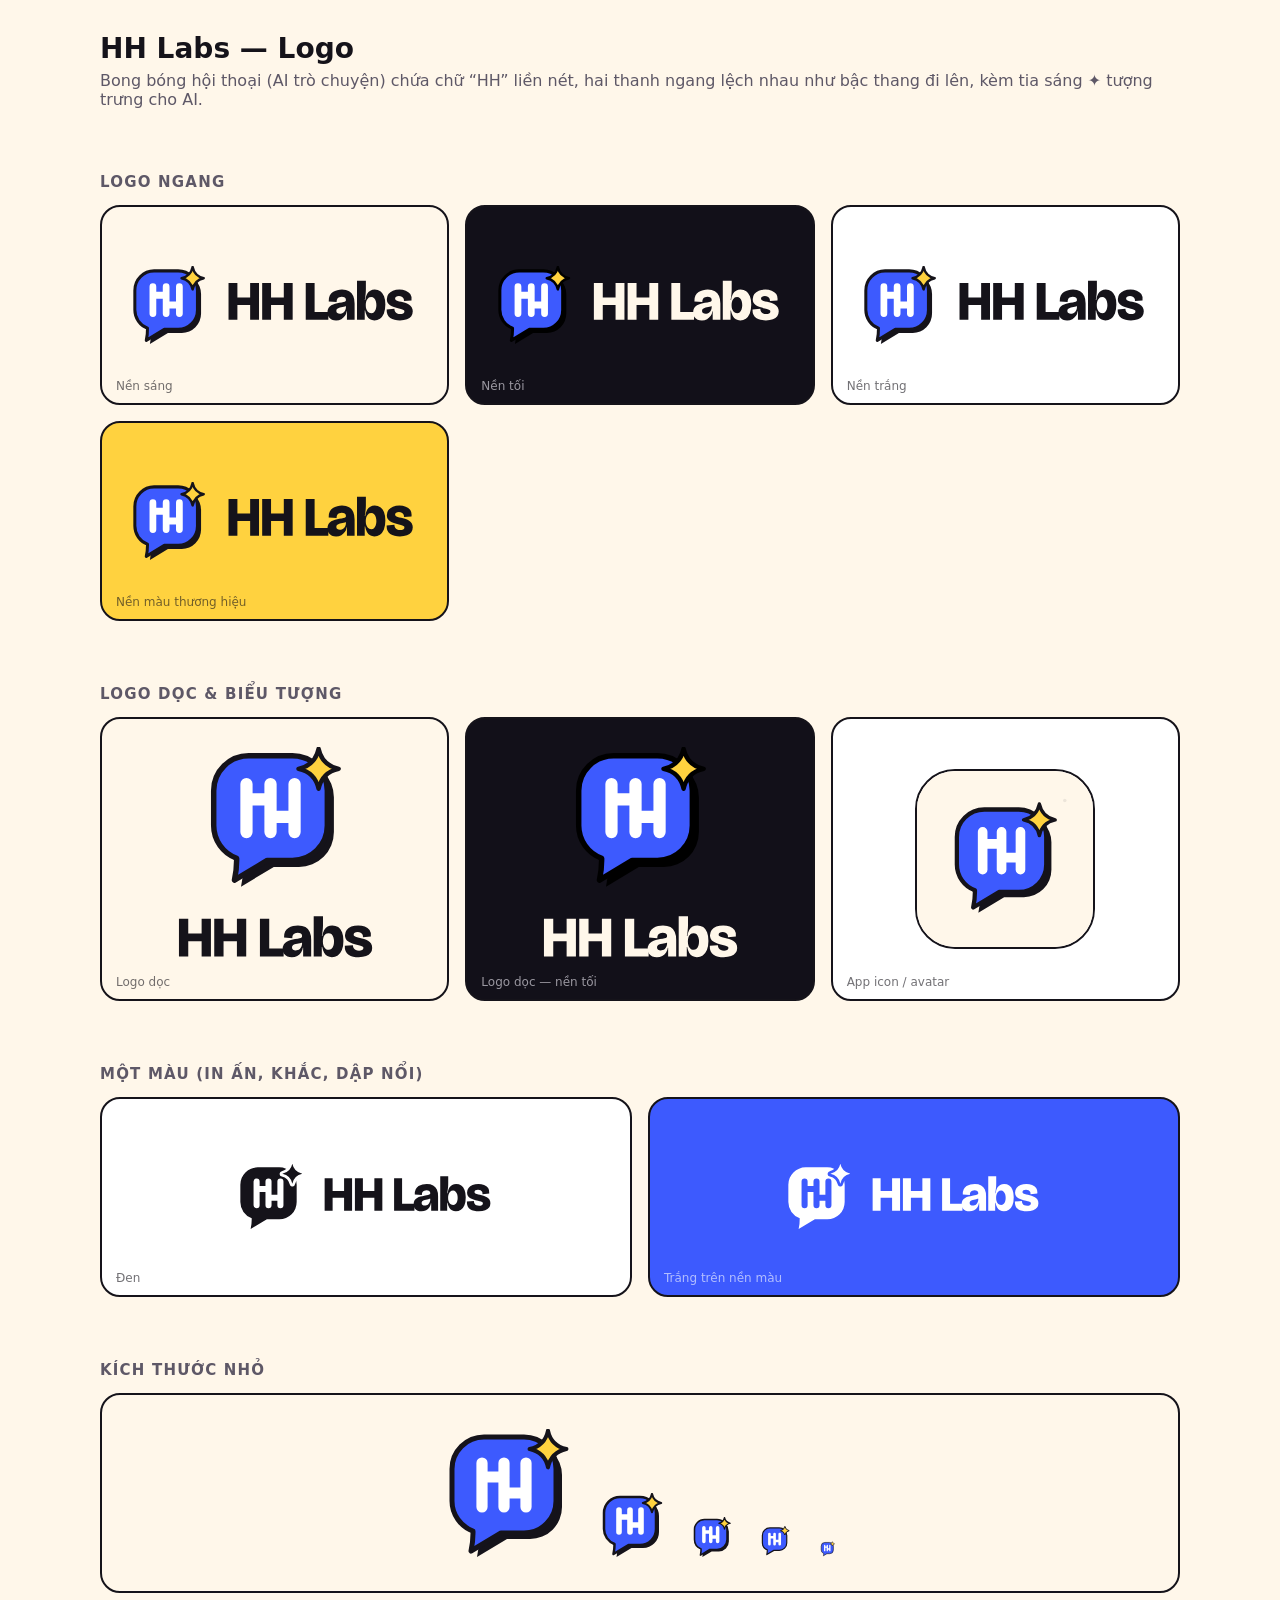
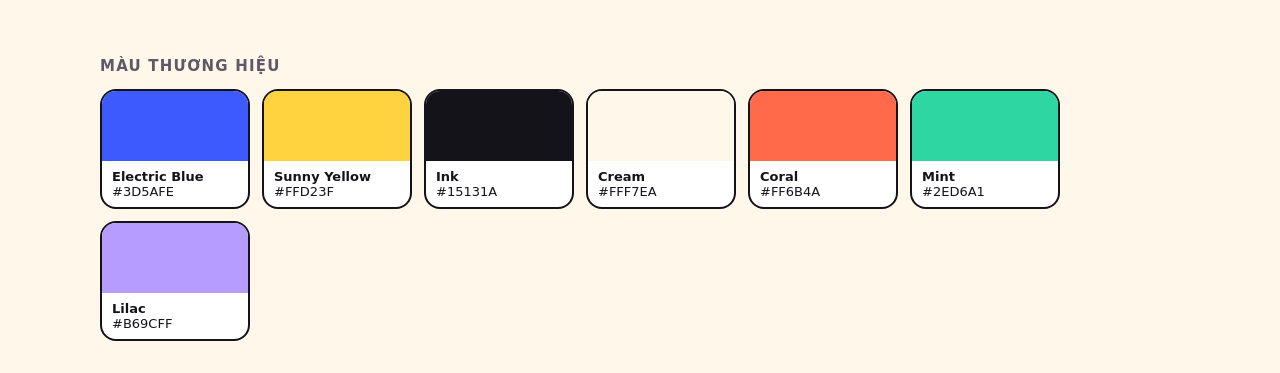
<file: brand/preview.html>
<!doctype html>
<html lang="vi">
<head>
<meta charset="utf-8">
<meta name="viewport" content="width=device-width, initial-scale=1">
<title>HH Labs — Logo</title>
<link rel="icon" href="logo/favicon.svg" type="image/svg+xml">
<style>
  :root { --ink: #15131A; --cream: #FFF7EA; --blue: #3D5AFE; --yellow: #FFD23F; }
  * { box-sizing: border-box; }
  body { margin: 0; font-family: system-ui, -apple-system, "Segoe UI", sans-serif; background: var(--cream); color: var(--ink); }
  header, section { max-width: 1120px; margin: 0 auto; padding: 32px 20px; }
  h1 { font-size: 28px; margin: 0 0 6px; }
  h2 { font-size: 15px; letter-spacing: .08em; text-transform: uppercase; margin: 0 0 14px; color: #5E5867; }
  p { margin: 0; color: #5E5867; }
  .grid { display: grid; gap: 16px; grid-template-columns: repeat(auto-fit, minmax(300px, 1fr)); }
  .tile { border: 2px solid var(--ink); border-radius: 20px; min-height: 200px; display: grid; place-items: center; padding: 28px; position: relative; }
  .tile small { position: absolute; left: 14px; bottom: 10px; font-size: 12px; opacity: .6; }
  .light { background: #fff; } .cream { background: var(--cream); } .dark { background: #121019; color: #F4F1FA; }
  .blue { background: var(--blue); color: #fff; } .yellow { background: var(--yellow); }
  .tile img { max-width: 100%; height: auto; }
  .sizes { display: flex; align-items: flex-end; gap: 28px; flex-wrap: wrap; }
  .mono-ink { color: var(--ink); } .mono-white { color: #fff; }
  .mono svg { width: 260px; height: auto; }
  .swatches { display: flex; flex-wrap: wrap; gap: 12px; }
  .sw { width: 150px; border: 2px solid var(--ink); border-radius: 16px; overflow: hidden; background: #fff; font-size: 13px; }
  .sw i { display: block; height: 70px; }
  .sw div { padding: 8px 10px; }
</style>
</head>
<body>
<header>
  <h1>HH Labs — Logo</h1>
  <p>Bong bóng hội thoại (AI trò chuyện) chứa chữ “HH” liền nét, hai thanh ngang lệch nhau như bậc thang đi lên, kèm tia sáng ✦ tượng trưng cho AI.</p>
</header>

<section>
  <h2>Logo ngang</h2>
  <div class="grid">
    <div class="tile cream"><img src="logo/hh-labs-logo-horizontal.svg" width="340" alt="Logo ngang trên nền kem"><small>Nền sáng</small></div>
    <div class="tile dark"><img src="logo/hh-labs-logo-horizontal-dark.svg" width="340" alt="Logo ngang trên nền tối"><small>Nền tối</small></div>
    <div class="tile light"><img src="logo/hh-labs-logo-horizontal.svg" width="340" alt="Logo ngang trên nền trắng"><small>Nền trắng</small></div>
    <div class="tile yellow"><img src="logo/hh-labs-logo-horizontal.svg" width="340" alt="Logo ngang trên nền vàng"><small>Nền màu thương hiệu</small></div>
  </div>
</section>

<section>
  <h2>Logo dọc &amp; biểu tượng</h2>
  <div class="grid">
    <div class="tile cream"><img src="logo/hh-labs-logo-stacked.svg" width="220" alt="Logo dọc"><small>Logo dọc</small></div>
    <div class="tile dark"><img src="logo/hh-labs-logo-stacked-dark.svg" width="220" alt="Logo dọc nền tối"><small>Logo dọc — nền tối</small></div>
    <div class="tile light"><img src="logo/hh-labs-app-icon.svg" width="180" alt="App icon" style="border-radius:40px;border:2px solid var(--ink)"><small>App icon / avatar</small></div>
  </div>
</section>

<section>
  <h2>Một màu (in ấn, khắc, dập nổi)</h2>
  <div class="grid">
    <div class="tile light mono mono-ink" id="mono-ink"><small>Đen</small></div>
    <div class="tile blue mono mono-white" id="mono-white"><small>Trắng trên nền màu</small></div>
  </div>
</section>

<section>
  <h2>Kích thước nhỏ</h2>
  <div class="tile cream">
    <div class="sizes">
      <img src="logo/hh-labs-mark.svg" width="128" alt="128px">
      <img src="logo/hh-labs-mark.svg" width="64" alt="64px">
      <img src="logo/hh-labs-mark.svg" width="40" alt="40px">
      <img src="logo/favicon.svg" width="32" alt="32px">
      <img src="logo/favicon.svg" width="16" alt="16px">
    </div>
  </div>
</section>

<section>
  <h2>Màu thương hiệu</h2>
  <div class="swatches">
    <div class="sw"><i style="background:#3D5AFE"></i><div><b>Electric Blue</b><br>#3D5AFE</div></div>
    <div class="sw"><i style="background:#FFD23F"></i><div><b>Sunny Yellow</b><br>#FFD23F</div></div>
    <div class="sw"><i style="background:#15131A"></i><div><b>Ink</b><br>#15131A</div></div>
    <div class="sw"><i style="background:#FFF7EA"></i><div><b>Cream</b><br>#FFF7EA</div></div>
    <div class="sw"><i style="background:#FF6B4A"></i><div><b>Coral</b><br>#FF6B4A</div></div>
    <div class="sw"><i style="background:#2ED6A1"></i><div><b>Mint</b><br>#2ED6A1</div></div>
    <div class="sw"><i style="background:#B69CFF"></i><div><b>Lilac</b><br>#B69CFF</div></div>
  </div>
</section>

<script>
  // Inline the mono SVG so it inherits the tile's text colour (currentColor)
  fetch('logo/hh-labs-logo-horizontal-mono.svg').then(r => r.text()).then(svg => {
    document.getElementById('mono-ink').insertAdjacentHTML('afterbegin', svg);
    document.getElementById('mono-white').insertAdjacentHTML('afterbegin', svg.replace('id="hhk"', 'id="hhk2"').replace('url(#hhk)', 'url(#hhk2)'));
  }).catch(() => {});
</script>
</body>
</html>
</file>
<file: assets/css/style.css>
/* =========================================================
   HH Labs — Landing page
   Concept: "AI Playground" — warm cream canvas, bold colour,
   sticker-like cards with hard shadows, playful shapes.
   Every section owns a colour "scene"; the page background
   follows the section in the middle of the viewport.
   Themes: light (default by OS) / dark via [data-theme].
   ========================================================= */

/* ---------- Brand palette & base tokens ---------- */
:root {
  --blue: #3D5AFE;
  --yellow: #FFD23F;
  --coral: #FF6B4A;
  --mint: #2ED6A1;
  --lilac: #B69CFF;
  --pink: #FF8FC7;
  --ink: #15131A;

  --f-cjk: "Be Vietnam Pro";
  --f-display: "Bricolage Grotesque", var(--f-cjk), system-ui, -apple-system, "Segoe UI", sans-serif;
  --f-body: "Be Vietnam Pro", var(--f-cjk), system-ui, -apple-system, "Segoe UI", sans-serif;
  --f-serif: "Fraunces", Georgia, serif;
  --f-mono: ui-monospace, "SFMono-Regular", Consolas, "Liberation Mono", monospace;

  --ease: cubic-bezier(.22, 1, .36, 1);
  --spring: cubic-bezier(.34, 1.56, .64, 1);
  --radius: 22px;
  --gutter: clamp(16px, 4vw, 56px);
  --maxw: 1320px;
  --nav-h: 64px;

  /* light-theme surfaces */
  --edge: #15131A;
  --t-yellow: #FFE680;
  --t-mint: #A8F0D6;
  --t-lilac: #DCD0FF;
  --t-coral: #FFC6B8;
  --t-blue: #CBD3FF;
  --t-pink: #FFD3EA;
  --t-ink: #15131A;
  --dots: rgba(21, 19, 26, .12);
}

html[data-theme="dark"] {
  --edge: #000000;
  --t-yellow: #3A3214;
  --t-mint: #123B30;
  --t-lilac: #2A2347;
  --t-coral: #41201A;
  --t-blue: #1C2456;
  --t-pink: #3E1A30;
  --t-ink: #F4F1FA;
  --dots: rgba(244, 241, 250, .08);
  color-scheme: dark;
}

/* ---------- Scenes (light) ---------- */
[data-scene="paper"] { --bg: #FFF7EA; --fg: #15131A; --muted: #5E5867; --line: rgba(21, 19, 26, .14); --card: #FFFFFF; --accent: #3D5AFE; --accent-ink: #FFFFFF; }
[data-scene="court"] { --bg: #EEF0FF; --fg: #16143A; --muted: #55527A; --line: rgba(22, 20, 58, .14); --card: #FFFFFF; --accent: #4B3FE0; --accent-ink: #FFFFFF; }
[data-scene="night"] { --bg: #0A0F22; --fg: #E9EEFF; --muted: #A0AACB; --line: rgba(233, 238, 255, .16); --card: #121A33; --accent: #3EC6FF; --accent-ink: #04121D; }
[data-scene="blush"] { --bg: #FFEFF5; --fg: #3B1128; --muted: #84476A; --line: rgba(59, 17, 40, .14); --card: #FFFFFF; --accent: #C2347D; --accent-ink: #FFFFFF; }
[data-scene="pop"]   { --bg: #3D5AFE; --fg: #FFFFFF; --muted: rgba(255, 255, 255, .82); --line: rgba(255, 255, 255, .3); --card: rgba(255, 255, 255, .1); --accent: #FFD23F; --accent-ink: #15131A; }

/* ---------- Scenes (dark) ---------- */
[data-theme="dark"] [data-scene="paper"] { --bg: #121019; --fg: #F4F1FA; --muted: #ABA5BA; --line: rgba(244, 241, 250, .13); --card: #1C1925; --accent: #8396FF; --accent-ink: #0D0B14; }
[data-theme="dark"] [data-scene="court"] { --bg: #111130; --fg: #ECEBFF; --muted: #A9A7D4; --line: rgba(236, 235, 255, .13); --card: #1B1B42; --accent: #9C93FF; --accent-ink: #0D0B20; }
[data-theme="dark"] [data-scene="night"] { --bg: #060914; --card: #0F1530; }
[data-theme="dark"] [data-scene="blush"] { --bg: #200D19; --fg: #FCE9F2; --muted: #D59DBC; --line: rgba(252, 233, 242, .13); --card: #2E1325; --accent: #FF7DB9; --accent-ink: #2A0718; }
[data-theme="dark"] [data-scene="pop"]   { --bg: #1A2380; --card: rgba(255, 255, 255, .07); }

/* ---------- Language-specific typography ---------- */
html[lang="ja"] { --f-cjk: "Noto Sans JP", "Hiragino Sans", "Hiragino Kaku Gothic ProN", "Yu Gothic UI", Meiryo; }
html[lang="ko"] { --f-cjk: "Noto Sans KR", "Apple SD Gothic Neo", "Malgun Gothic"; }
html[lang="zh"] { --f-cjk: "Noto Sans SC", "PingFang SC", "Microsoft YaHei"; }
html:is([lang="ja"], [lang="ko"], [lang="zh"]) :is(.hero__title, .display, .product__name, .contact__title, .manifesto, .service h3, .process__list h3) { letter-spacing: 0; line-height: 1.22; }
html:is([lang="ja"], [lang="ko"], [lang="zh"]) em { font-family: inherit; font-style: normal; font-weight: 800; }
html:is([lang="ja"], [lang="zh"]) .hero__title { font-size: clamp(2.2rem, 4.8vw, 4.6rem); }
html:is([lang="ja"], [lang="ko"], [lang="zh"]) .pill { word-break: keep-all; }
html[lang="ko"] .hero__title { font-size: clamp(2.4rem, 5.6vw, 5.4rem); word-break: keep-all; }
html[lang="ko"] body { word-break: keep-all; }
.lang-pending body { opacity: 0; }

/* ---------- Base ---------- */
*, *::before, *::after { box-sizing: border-box; }
html { -webkit-text-size-adjust: 100%; scroll-behavior: smooth; scroll-padding-top: 90px; overflow-x: clip; }
body {
  margin: 0;
  font-family: var(--f-body);
  font-size: 17px;
  line-height: 1.65;
  background: var(--bg);
  color: var(--fg);
  transition: background-color .8s var(--ease), color .8s var(--ease), opacity .3s;
  -webkit-font-smoothing: antialiased;
  overflow-x: hidden;
}
img { max-width: 100%; height: auto; display: block; }
a { color: inherit; text-decoration: none; }
button { font: inherit; color: inherit; cursor: pointer; }
em { font-family: var(--f-serif); font-style: italic; font-weight: 400; color: var(--accent); }
strong, b { font-weight: 700; }
::selection { background: var(--yellow); color: var(--ink); }
:focus-visible { outline: 3px solid var(--accent); outline-offset: 3px; border-radius: 6px; }

.skip-link {
  position: fixed; left: 16px; top: -60px; z-index: 300;
  background: var(--yellow); color: var(--ink); border: 2px solid var(--ink);
  padding: 10px 16px; border-radius: 999px; font-weight: 700; transition: top .2s;
}
.skip-link:focus { top: 16px; }

.container { width: 100%; max-width: var(--maxw); margin: 0 auto; padding: 0 var(--gutter); position: relative; }
.section { position: relative; padding: clamp(5.5rem, 11vw, 9rem) 0; color: var(--fg); }

/* ---------- Progress + cursor ---------- */
.progress { position: fixed; inset: 0 0 auto; height: 4px; z-index: 120; pointer-events: none; }
.progress span { display: block; height: 100%; background: linear-gradient(90deg, var(--blue), var(--lilac), var(--pink), var(--coral), var(--yellow)); transform-origin: 0 50%; transform: scaleX(0); }

.cursor { display: none; }
@media (pointer: fine) {
  .cursor { display: block; position: fixed; inset: 0; pointer-events: none; z-index: 200; }
  .cursor__dot, .cursor__ring { position: absolute; left: 0; top: 0; border-radius: 50%; will-change: transform; }
  .cursor__dot { width: 8px; height: 8px; margin: -4px 0 0 -4px; background: var(--coral); }
  .cursor__ring {
    width: 36px; height: 36px; margin: -18px 0 0 -18px; border: 2px solid var(--fg); opacity: .5;
    transition: width .35s var(--spring), height .35s var(--spring), margin .35s var(--spring), background .3s, opacity .3s;
  }
  .cursor.is-hover .cursor__ring { width: 64px; height: 64px; margin: -32px 0 0 -32px; background: rgba(255, 210, 63, .35); border-color: var(--ink); opacity: 1; }
  .cursor.is-hidden { opacity: 0; }
}

/* ---------- Buttons ---------- */
.btn {
  display: inline-flex; align-items: center; justify-content: center; gap: .55rem;
  padding: .95rem 1.5rem; border-radius: 999px;
  border: 2px solid var(--edge); box-shadow: 4px 4px 0 var(--edge);
  font-family: var(--f-display); font-weight: 700; font-size: 1rem; line-height: 1.2;
  transition: box-shadow .25s var(--ease), background .25s, color .25s, transform .35s var(--spring);
}
.btn:hover { box-shadow: 7px 7px 0 var(--edge); }
.btn:active { box-shadow: 1px 1px 0 var(--edge); }
.btn__arrow { display: inline-block; transition: transform .35s var(--spring); }
.btn:hover .btn__arrow { transform: translateX(4px) rotate(-8deg); }
.btn--blue { background: var(--blue); color: #fff; }
.btn--yellow { background: var(--yellow); color: var(--ink); }
.btn--dark { background: var(--fg); color: var(--bg); }
.btn--accent { background: var(--accent); color: var(--accent-ink); }
.btn--outline { background: var(--card); color: var(--fg); }
.btn--sm { padding: .6rem 1.1rem; font-size: .9rem; box-shadow: 3px 3px 0 var(--edge); }
.btn--block { width: 100%; }

.icon-btn {
  display: inline-grid; place-items: center; gap: .3rem; grid-auto-flow: column;
  min-width: 42px; height: 42px; padding: 0 .7rem; border-radius: 999px;
  border: 2px solid var(--line); background: transparent; color: var(--fg);
  transition: border-color .25s, background .25s, transform .35s var(--spring);
}
.icon-btn:hover { border-color: var(--fg); transform: rotate(-6deg); }
.icon-btn svg { width: 20px; height: 20px; fill: none; stroke: currentColor; stroke-width: 1.8; stroke-linecap: round; stroke-linejoin: round; }

/* ---------- Tags / stickers ---------- */
.tag {
  display: inline-flex; align-items: center; gap: .35rem; white-space: nowrap;
  font-family: var(--f-display); font-weight: 700; font-size: .85rem; line-height: 1;
  padding: .5rem .85rem; border-radius: 999px; color: var(--ink);
  border: 2px solid var(--ink); box-shadow: 3px 3px 0 var(--ink);
}
.tag--yellow { background: var(--yellow); }
.tag--mint { background: var(--mint); }
.tag--pink { background: var(--pink); }
.tag--lilac { background: var(--lilac); }

/* ---------- Nav (floating pill) ---------- */
.nav {
  position: fixed; z-index: 100; top: 12px; left: var(--gutter); right: var(--gutter);
  max-width: calc(var(--maxw) - 2 * var(--gutter) + 40px); margin: 0 auto;
  height: var(--nav-h); display: flex; align-items: center; gap: 1.5rem;
  padding: 0 .6rem 0 1rem; border-radius: 999px; color: var(--fg);
  border: 2px solid transparent;
  transition: background .4s var(--ease), border-color .4s, box-shadow .4s, transform .5s var(--ease), color .8s;
}
.nav.is-scrolled {
  background: color-mix(in srgb, var(--bg) 86%, transparent);
  -webkit-backdrop-filter: blur(14px) saturate(160%); backdrop-filter: blur(14px) saturate(160%);
  border-color: var(--edge); box-shadow: 4px 4px 0 var(--edge);
}
.nav.is-hidden { transform: translateY(-140%); }

.brand { display: inline-flex; align-items: center; gap: .6rem; flex-shrink: 0; }
.brand__mark { width: 40px; height: 40px; overflow: visible; transition: transform .5s var(--spring); }
.brand:hover .brand__mark { transform: rotate(-8deg) scale(1.06); }
.brand__spark { transform-box: fill-box; transform-origin: center; transition: transform .6s var(--spring); }
.brand:hover .brand__spark { transform: rotate(90deg) scale(1.25); }
.brand__name { font-family: "Bricolage Grotesque", system-ui, sans-serif; font-weight: 800; font-size: 1.3rem; letter-spacing: -.03em; }

.nav__links { display: flex; gap: .3rem; margin: 0 auto; }
.nav__links a {
  font-weight: 500; font-size: .92rem; padding: .45rem .85rem; border-radius: 999px;
  transition: background .25s, color .25s;
}
.nav__links a:hover { background: color-mix(in srgb, var(--fg) 8%, transparent); }
.nav__links a.is-active { background: var(--yellow); color: var(--ink); }

.nav__tools { display: flex; align-items: center; gap: .5rem; margin-left: auto; }
.nav__links + .nav__tools { margin-left: 0; }
.lang { position: relative; }
.lang__cur { font-family: var(--f-display); font-weight: 700; font-size: .8rem; }
.lang__menu {
  position: absolute; right: 0; top: calc(100% + 10px); z-index: 5; list-style: none; margin: 0; padding: .4rem;
  min-width: 180px; background: var(--card); color: var(--fg);
  border: 2px solid var(--edge); border-radius: 18px; box-shadow: 5px 5px 0 var(--edge);
  animation: pop .3s var(--spring);
}
[data-theme="dark"] .lang__menu, .lang__menu { background: color-mix(in srgb, var(--bg) 92%, var(--fg)); }
.lang__menu button {
  width: 100%; text-align: left; border: 0; background: transparent; padding: .55rem .8rem; border-radius: 12px; font-size: .92rem;
}
.lang__menu button:hover { background: color-mix(in srgb, var(--fg) 8%, transparent); }
.lang__menu button[aria-current="true"] { background: var(--yellow); color: var(--ink); font-weight: 700; }
@keyframes pop { from { opacity: 0; transform: translateY(-6px) scale(.96); } }

.theme-toggle .i-sun { display: none; }
[data-theme="dark"] .theme-toggle .i-sun { display: block; }
[data-theme="dark"] .theme-toggle .i-moon { display: none; }

.nav__toggle { display: none; position: relative; width: 42px; padding: 0; }
.nav__toggle span { position: absolute; left: 11px; right: 11px; height: 2px; border-radius: 2px; background: currentColor; transition: transform .4s var(--spring); }
.nav__toggle span:first-child { top: 15px; }
.nav__toggle span:last-child { top: 23px; }
.nav__toggle[aria-expanded="true"] span:first-child { transform: translateY(4px) rotate(45deg); }
.nav__toggle[aria-expanded="true"] span:last-child { transform: translateY(-4px) rotate(-45deg); }

.mobile-menu {
  position: fixed; inset: 0; z-index: 99; background: var(--blue); color: #fff;
  padding: calc(var(--nav-h) + 3rem) var(--gutter) 2rem;
  display: flex; flex-direction: column; justify-content: space-between;
  clip-path: circle(0% at calc(100% - 44px) 44px); transition: clip-path .6s var(--ease);
}
.mobile-menu[hidden] { display: none; }
.mobile-menu.is-open { clip-path: circle(150% at calc(100% - 44px) 44px); }
.mobile-menu nav { display: flex; flex-direction: column; }
.mobile-menu nav a {
  font-family: var(--f-display); font-weight: 800; font-size: clamp(2rem, 9vw, 3.2rem); line-height: 1.2; letter-spacing: -.02em;
  padding: .45rem 0; border-bottom: 2px solid rgba(255, 255, 255, .2); display: flex; align-items: baseline; gap: 1rem;
}
.mobile-menu nav a i { font-style: normal; font-size: .9rem; color: var(--yellow); }
.mobile-menu__foot { display: flex; flex-direction: column; gap: .3rem; font-weight: 500; }
body.menu-open .nav { color: #fff; }
body.menu-open .nav .icon-btn { border-color: rgba(255, 255, 255, .5); }

/* ---------- Shared typography ---------- */
.section-label {
  display: inline-flex; align-items: center; gap: .6rem; margin-bottom: 1.8rem;
  padding: .35rem .9rem .35rem .35rem; border-radius: 999px; border: 2px solid var(--line);
  font-family: var(--f-display); font-weight: 700; font-size: .85rem; letter-spacing: .02em;
}
.section-label b {
  display: inline-grid; place-items: center; width: 28px; height: 28px; border-radius: 50%;
  background: var(--accent); color: var(--accent-ink); font-size: .75rem;
}
.display {
  font-family: var(--f-display); font-weight: 800; letter-spacing: -.035em; line-height: 1.02;
  font-size: clamp(2.4rem, 5.6vw, 4.8rem); margin: 0;
}
.display--xl { font-size: clamp(3rem, 9vw, 8rem); line-height: .95; }
.section-head { margin-bottom: clamp(2.5rem, 5vw, 4rem); }

/* ---------- Reveal ---------- */
.js .reveal { opacity: 0; transform: translateY(28px) scale(.98); transition: opacity .8s var(--ease), transform .9s var(--spring); transition-delay: var(--d, 0s); }
.js .reveal.is-in { opacity: 1; transform: none; }

/* =========================================================
   HERO
   ========================================================= */
.hero {
  position: relative; min-height: 100vh; min-height: 100svh; overflow: hidden; isolation: isolate;
  display: flex; flex-direction: column; justify-content: center;
  padding: calc(var(--nav-h) + 56px) 0 5rem;
}
.hero__grid-bg {
  position: absolute; inset: 0; z-index: -2; pointer-events: none;
  background-image: radial-gradient(var(--dots) 1.5px, transparent 1.6px);
  background-size: 26px 26px;
  -webkit-mask-image: radial-gradient(120% 90% at 50% 40%, #000 40%, transparent 85%);
  mask-image: radial-gradient(120% 90% at 50% 40%, #000 40%, transparent 85%);
}

.shapes { position: absolute; inset: 0; z-index: -1; pointer-events: none; }
.shape { position: absolute; will-change: transform; animation: float 7s ease-in-out infinite; }
.shape--star     { width: 92px;  left: 3%;  top: 18%; animation-duration: 8s; }
.shape--blob     { width: 260px; left: 38%; top: -70px; opacity: .55; animation-duration: 11s; }
.shape--squiggle { width: 140px; left: 44%; bottom: 20%; animation-duration: 6s; }
.shape--pill     { width: 104px; right: 4%; bottom: 14%; animation-duration: 9s; rotate: -14deg; }
.shape--flower   { width: 84px;  left: 6%;  bottom: 12%; animation-duration: 10s; }
.shape--ring     { width: 120px; right: 36%; top: 16%; animation: spin 26s linear infinite; }
@keyframes float { 50% { translate: 0 -18px; rotate: 8deg; } }
@keyframes spin { to { transform: rotate(360deg); } }

.hero__inner { display: grid; grid-template-columns: minmax(0, 1.1fr) minmax(0, 1fr); align-items: center; gap: clamp(2rem, 4vw, 4rem); }

.hello {
  display: inline-flex; align-items: center; gap: .6rem; margin: 0 0 1.6rem;
  padding: .45rem 1rem; border-radius: 999px; background: var(--card); border: 2px solid var(--edge);
  font-weight: 600; font-size: .88rem; box-shadow: 3px 3px 0 var(--edge);
}
.hello__dot { width: 10px; height: 10px; border-radius: 50%; background: var(--mint); box-shadow: 0 0 0 0 rgba(46, 214, 161, .6); animation: ping 1.8s infinite; }
@keyframes ping { 70% { box-shadow: 0 0 0 10px rgba(46, 214, 161, 0); } 100% { box-shadow: 0 0 0 0 rgba(46, 214, 161, 0); } }

.hero__title {
  font-family: var(--f-display); font-weight: 800; margin: 0;
  font-size: clamp(2.8rem, 6.4vw, 6.2rem); line-height: 1.02; letter-spacing: -.045em;
}
.hero__title .line { display: block; padding: .06em 0; }
.hero__title .line > span { display: inline-block; opacity: 0; transform: translateY(60%) rotate(4deg); transition: transform 1s var(--spring), opacity .6s var(--ease); }
.hero__title .line:nth-child(2) > span { transition-delay: .12s; }
.hero__title .line:nth-child(3) > span { transition-delay: .24s; }
.is-loaded .hero__title .line > span { opacity: 1; transform: none; }
html:not(.js) .hero__title .line > span { opacity: 1; transform: none; }

.pill {
  display: inline-block; background: var(--blue); color: #fff; padding: 0 .22em .06em; margin: .06em 0;
  border-radius: .35em; border: 3px solid var(--edge); box-shadow: 6px 6px 0 var(--edge);
  rotate: -2deg;
}
.scribble {
  position: relative; white-space: nowrap;
  background: url("data:image/svg+xml,%3Csvg xmlns='http://www.w3.org/2000/svg' viewBox='0 0 200 20' preserveAspectRatio='none'%3E%3Cpath d='M3 14C40 4 80 4 120 10s60 6 77-2' fill='none' stroke='%23FF6B4A' stroke-width='6' stroke-linecap='round'/%3E%3C/svg%3E") 0 100% / 100% .32em no-repeat;
  padding-bottom: .08em;
}

.hero__lead { max-width: 36rem; margin: 1.8rem 0 0; color: var(--muted); font-size: 1.1rem; }
.hero__lead strong { color: var(--fg); background: linear-gradient(transparent 62%, color-mix(in srgb, var(--yellow) 70%, transparent) 62%); }
[data-theme="dark"] .hero__lead strong { background: linear-gradient(transparent 62%, rgba(255, 210, 63, .35) 62%); }
.hero__actions { display: flex; flex-wrap: wrap; gap: .9rem; margin-top: 2rem; }

/* Collage */
.collage { position: relative; aspect-ratio: 1 / .95; }
.sticker {
  position: absolute; margin: 0; background: #fff; padding: 8px; border-radius: 20px;
  border: 2px solid var(--edge); box-shadow: 8px 8px 0 var(--edge);
  opacity: 0; scale: .85; transition: opacity .8s var(--ease), scale 1s var(--spring);
  will-change: transform;
}
.is-loaded .sticker { opacity: 1; scale: 1; }
.sticker img { width: 100%; height: 100%; object-fit: cover; object-position: top left; border-radius: 13px; }
.sticker .tag { position: absolute; }
.sticker--a { width: 78%; aspect-ratio: 16 / 9.4; right: 0; top: 2%; rotate: 4deg; transition-delay: .25s; }
.sticker--a .tag { left: -18px; bottom: -16px; rotate: -6deg; }
.sticker--b { width: 66%; aspect-ratio: 16 / 9.4; left: 0; top: 46%; rotate: -5deg; transition-delay: .4s; }
.sticker--b .tag { right: -14px; top: -16px; rotate: 5deg; }
.sticker--c { width: 27%; aspect-ratio: 9 / 17; right: 4%; top: 40%; rotate: 7deg; border-radius: 26px; transition-delay: .55s; }
.sticker--c img { border-radius: 19px; }
.sticker--c .tag { left: -26px; bottom: 12%; rotate: -8deg; }

.badge {
  position: absolute; width: 124px; height: 124px; left: 22%; top: -2%; z-index: 3;
  background: var(--yellow); border-radius: 50%; border: 2px solid var(--ink); box-shadow: 4px 4px 0 var(--ink);
  color: var(--ink);
}
.badge svg { width: 100%; height: 100%; animation: spin 18s linear infinite; }
.badge text { font-family: "Bricolage Grotesque", sans-serif; font-weight: 700; font-size: 15px; letter-spacing: .12em; fill: currentColor; }
.badge__core {
  position: absolute; inset: 0; display: grid; place-items: center;
  font-family: "Bricolage Grotesque", sans-serif; font-weight: 800; font-size: 1.6rem;
}

/* Stats */
.hero__stats { display: flex; flex-wrap: wrap; gap: 1rem; margin-top: clamp(2.5rem, 5vh, 4rem); }
.stat {
  display: flex; align-items: center; gap: .9rem; padding: .8rem 1.3rem .8rem .8rem; border-radius: 999px;
  border: 2px solid var(--edge); box-shadow: 4px 4px 0 var(--edge); background: var(--card);
  transition: transform .4s var(--spring);
}
.stat:hover { transform: rotate(-2deg) translateY(-3px); }
.stat b {
  display: grid; place-items: center; width: 52px; height: 52px; border-radius: 50%; color: var(--ink);
  font-family: "Bricolage Grotesque", sans-serif; font-weight: 800; font-size: 1.15rem; border: 2px solid var(--ink);
}
.stat span { font-size: .85rem; line-height: 1.3; font-weight: 500; color: var(--muted); }
.stat--yellow b { background: var(--yellow); }
.stat--mint b { background: var(--mint); }
.stat--lilac b { background: var(--lilac); }

/* =========================================================
   MARQUEE TAPES
   ========================================================= */
.tapes { position: relative; z-index: 4; height: 0; overflow-x: clip; overflow-y: visible; }
.tape--back, .marquee { position: absolute; left: -5%; right: -5%; top: -2.2rem; border-block: 2px solid var(--ink); }
.tape--back { height: 4.4rem; background: var(--lilac); rotate: 2deg; }
.marquee { overflow: hidden; background: var(--yellow); color: var(--ink); rotate: -1.8deg; padding: .9rem 0; box-shadow: 0 8px 0 rgba(21, 19, 26, .15); }
.marquee__track { display: flex; width: max-content; align-items: center; gap: 1.6rem; animation: marquee 38s linear infinite; }
.marquee span { font-family: var(--f-display); font-weight: 800; font-size: clamp(1.3rem, 2.6vw, 2rem); white-space: nowrap; line-height: 1.1; letter-spacing: -.02em; }
.marquee b { font-size: 1.2rem; color: var(--coral); -webkit-text-stroke: 1px var(--ink); }
@keyframes marquee { to { transform: translateX(-50%); } }

/* =========================================================
   ABOUT
   ========================================================= */
.about { padding-top: clamp(8rem, 14vw, 11rem); }
.manifesto {
  font-family: var(--f-display); font-weight: 700; letter-spacing: -.03em;
  font-size: clamp(1.7rem, 3.8vw, 3.3rem); line-height: 1.18; margin: 0 0 clamp(3rem, 6vw, 5rem); max-width: 1100px;
}
.manifesto .w { opacity: .16; transition: opacity .35s linear; }
.manifesto .w.on { opacity: 1; }

.about__grid { display: grid; grid-template-columns: repeat(3, 1fr); gap: 1.2rem; }
.about__card {
  position: relative; padding: 1.8rem; border-radius: var(--radius); color: var(--t-ink);
  border: 2px solid var(--edge); box-shadow: 6px 6px 0 var(--edge);
  transition: transform .45s var(--spring), box-shadow .3s;
}
.about__card:nth-child(1) { rotate: -1deg; } .about__card:nth-child(3) { rotate: 1deg; }
.about__card:hover { transform: translateY(-6px) rotate(-1.5deg); box-shadow: 9px 9px 0 var(--edge); }
.about__card--yellow { background: var(--t-yellow); }
.about__card--mint { background: var(--t-mint); }
.about__card--lilac { background: var(--t-lilac); }
.about__icon { display: grid; place-items: center; width: 52px; height: 52px; border-radius: 16px; background: #fff; border: 2px solid var(--ink); font-size: 1.5rem; margin-bottom: 1.2rem; }
.about__card h3 { font-family: var(--f-display); font-weight: 800; font-size: 1.4rem; letter-spacing: -.02em; margin: 0 0 .5rem; }
.about__card p { margin: 0; opacity: .85; }

/* =========================================================
   SERVICES (bento)
   ========================================================= */
.services { padding-top: 0; }
.bento { display: grid; grid-template-columns: repeat(6, 1fr); gap: 1.2rem; }
.service {
  position: relative; grid-column: span 3; padding: clamp(1.6rem, 3vw, 2.4rem); border-radius: 28px; color: var(--t-ink);
  border: 2px solid var(--edge); box-shadow: 6px 6px 0 var(--edge);
  transition: transform .45s var(--spring), box-shadow .3s;
}
.service:nth-child(1) { grid-column: span 4; }
.service:nth-child(2) { grid-column: span 2; }
.service:nth-child(3) { grid-column: span 2; }
.service:nth-child(4) { grid-column: span 4; }
.service:hover { transform: translate(-3px, -3px); box-shadow: 10px 10px 0 var(--edge); }
.service--blue { background: var(--t-blue); }
.service--yellow { background: var(--t-yellow); }
.service--coral { background: var(--t-coral); }
.service--mint { background: var(--t-mint); }
.service__top { display: flex; justify-content: space-between; align-items: flex-start; margin-bottom: 1.6rem; }
.service__icon {
  display: grid; place-items: center; width: 60px; height: 60px; border-radius: 18px; background: #fff; color: var(--ink);
  border: 2px solid var(--ink); transition: transform .5s var(--spring);
}
.service:hover .service__icon { transform: rotate(-10deg) scale(1.08); }
.service__icon svg { width: 32px; height: 32px; fill: none; stroke: currentColor; stroke-width: 2; stroke-linecap: round; stroke-linejoin: round; }
.service__no { font-family: var(--f-display); font-weight: 800; font-size: 2.6rem; line-height: 1; opacity: .2; }
.service h3 { font-family: var(--f-display); font-weight: 800; font-size: clamp(1.35rem, 2.2vw, 1.8rem); line-height: 1.15; letter-spacing: -.025em; margin: 0 0 .8rem; max-width: 22ch; }
.service p { margin: 0 0 1.3rem; opacity: .85; max-width: 52ch; }
.tags { list-style: none; padding: 0; margin: 0; display: flex; flex-wrap: wrap; gap: .45rem; }
.tags li { font-size: .78rem; font-weight: 600; padding: .3rem .75rem; border: 1.5px solid currentColor; border-radius: 999px; opacity: .8; }

/* =========================================================
   PRODUCTS INTRO
   ========================================================= */
.products-intro { padding-bottom: clamp(3rem, 6vw, 5rem); }
.products-intro__lead { max-width: 38rem; color: var(--muted); font-size: 1.1rem; margin: 1.8rem 0 2.8rem; }
.product-index { list-style: none; margin: 0; padding: 0; display: grid; gap: .8rem; }
.product-index a {
  display: grid; grid-template-columns: auto 1fr auto auto; align-items: center; gap: 1.1rem;
  padding: 1.1rem 1.4rem; border-radius: 22px; background: var(--card);
  border: 2px solid var(--edge); box-shadow: 4px 4px 0 var(--edge);
  font-family: var(--f-display); font-weight: 800; font-size: clamp(1.4rem, 3.2vw, 2.4rem); letter-spacing: -.03em; line-height: 1.1;
  transition: transform .4s var(--spring), box-shadow .3s, background .3s;
}
.product-index a:hover { transform: translate(-3px, -3px) rotate(-.6deg); box-shadow: 8px 8px 0 var(--edge); }
.product-index i { font-style: normal; font-family: var(--f-body); font-weight: 600; font-size: .82rem; letter-spacing: 0; color: var(--muted); }
.product-index a > b { display: grid; place-items: center; width: 44px; height: 44px; border-radius: 50%; background: var(--fg); color: var(--bg); font-size: 1.1rem; transition: transform .4s var(--spring); }
.product-index a:hover > b { transform: rotate(-45deg); }
.dot { width: 22px; height: 22px; border-radius: 50%; border: 2px solid var(--ink); }
.dot--blue { background: var(--blue); } .dot--coral { background: var(--coral); } .dot--pink { background: var(--pink); }

/* =========================================================
   PRODUCT (shared)
   ========================================================= */
.product { overflow: hidden; }
.product__head { display: flex; align-items: flex-end; gap: clamp(1rem, 3vw, 2rem); margin-bottom: clamp(2.5rem, 5vw, 4rem); }
.product__num {
  font-family: "Bricolage Grotesque", sans-serif; font-weight: 800; line-height: .8; letter-spacing: -.06em;
  font-size: clamp(5.5rem, 14vw, 12rem); color: var(--accent);
  -webkit-text-stroke: 3px var(--edge); paint-order: stroke fill; text-shadow: 7px 7px 0 var(--edge);
}
.product__cat { display: inline-block; margin: 0 0 .7rem; font-weight: 700; font-size: .78rem; letter-spacing: .1em; text-transform: uppercase; color: var(--muted); }
.product__name { font-family: var(--f-display); font-weight: 800; font-size: clamp(2.4rem, 5.6vw, 4.6rem); line-height: 1; letter-spacing: -.04em; margin: 0; }
.emoji { display: inline-block; font-size: .8em; animation: wiggle 2.6s ease-in-out infinite; transform-origin: 50% 80%; }
@keyframes wiggle { 0%, 60%, 100% { transform: rotate(0); } 70% { transform: rotate(-12deg); } 80% { transform: rotate(10deg); } 90% { transform: rotate(-5deg); } }
.product__tagline { font-family: var(--f-display); font-weight: 600; font-size: clamp(1.1rem, 2vw, 1.5rem); color: var(--accent); margin: .6rem 0 0; }

.product__grid { display: grid; grid-template-columns: minmax(0, 5fr) minmax(0, 7fr); gap: clamp(2.5rem, 5vw, 5rem); align-items: start; }
.product--reverse .product__info { order: 2; }
.product--reverse .product__visual { order: 1; }
.product__info { display: flex; flex-direction: column; gap: 1.8rem; min-width: 0; }
.product__info > .btn { align-self: flex-start; }
.product__desc { color: var(--muted); font-size: 1.06rem; margin: 0; }
.product__desc b { color: var(--fg); }

.features { list-style: none; padding: 0; margin: 0; display: grid; grid-template-columns: 1fr 1fr; gap: .7rem; }
.features li { padding: .9rem 1rem; border-radius: 16px; background: var(--card); border: 2px solid var(--line); font-size: .9rem; display: flex; flex-direction: column; gap: .15rem; transition: border-color .3s, transform .35s var(--spring); }
.features li:hover { border-color: var(--accent); transform: translateY(-2px); }
.features b { font-family: var(--f-display); font-weight: 800; font-size: 1rem; }
.features span { color: var(--muted); line-height: 1.4; }

.metrics { list-style: none; padding: 0; margin: 0; display: grid; grid-template-columns: repeat(3, 1fr); gap: .7rem; }
.metrics li {
  display: flex; flex-direction: column; gap: .3rem; padding: 1rem 1.1rem; border-radius: 18px;
  background: var(--card); border: 2px solid var(--edge); box-shadow: 4px 4px 0 var(--edge);
  transition: transform .4s var(--spring);
}
.metrics li:nth-child(2) { rotate: -1deg; }
.metrics li:hover { transform: translateY(-3px) rotate(-1.5deg); }
.metrics b {
  font-family: "Bricolage Grotesque", var(--f-display); font-weight: 800; font-size: clamp(1.7rem, 3vw, 2.3rem);
  line-height: 1; letter-spacing: -.03em; color: var(--accent); font-variant-numeric: tabular-nums;
}
.metrics span { font-size: .8rem; font-weight: 500; line-height: 1.4; color: var(--muted); }
#p-hatz .metrics li { border-color: rgba(233, 238, 255, .25); box-shadow: 4px 4px 0 rgba(62, 198, 255, .35); }

.ai-box {
  position: relative; padding: 1.4rem 1.5rem; border-radius: var(--radius); overflow: hidden;
  background: var(--card); border: 2px solid var(--edge); box-shadow: 5px 5px 0 var(--edge);
}
.ai-box__label { margin: 0 0 .35rem; font-family: var(--f-display); font-weight: 700; font-size: 1rem; }
.ai-box__label b { color: var(--accent); }
.spark { color: var(--accent); display: inline-block; animation: twinkle 2.4s ease-in-out infinite; }
@keyframes twinkle { 50% { transform: scale(.6) rotate(90deg); } }
.ai-box__text { margin: 0 0 1rem; color: var(--muted); font-size: .92rem; }
.prompts { list-style: none; padding: 0; margin: 0; display: flex; flex-wrap: wrap; gap: .5rem; }
.prompts li {
  font-size: .88rem; font-weight: 500; padding: .55rem .95rem; border-radius: 18px 18px 18px 4px;
  background: var(--accent); color: var(--accent-ink);
  opacity: 0; transform: translateY(10px) scale(.9); transform-origin: 0 100%;
  transition: opacity .5s var(--ease), transform .6s var(--spring);
}
.prompts--plain li { background: transparent; color: var(--fg); border: 2px solid var(--line); border-radius: 999px; }
.ai-box.is-in .prompts li { opacity: 1; transform: none; }
.ai-box.is-in .prompts li:nth-child(2) { transition-delay: .25s; }
.ai-box.is-in .prompts li:nth-child(3) { transition-delay: .5s; }
.ai-box.is-in .prompts li:nth-child(4) { transition-delay: .75s; }
html:not(.js) .prompts li { opacity: 1; transform: none; }

.demo-account { border: 2px dashed var(--line); border-radius: var(--radius); padding: 1.1rem 1.3rem; }
.demo-account__title { margin: 0 0 .5rem; font-family: var(--f-display); font-weight: 700; font-size: .95rem; }
.demo-account__row { display: grid; grid-template-columns: 7rem 1fr auto; align-items: center; gap: .8rem; padding: .3rem 0; font-size: .92rem; }
.demo-account__row span { color: var(--muted); }
.demo-account code { font-family: var(--f-mono); font-size: .92rem; font-weight: 600; background: color-mix(in srgb, var(--accent) 12%, transparent); padding: .15rem .5rem; border-radius: 6px; justify-self: start; }
.copy {
  border: 2px solid var(--line); background: transparent; border-radius: 999px;
  font-size: .78rem; font-weight: 600; padding: .3rem .85rem; transition: all .25s;
}
.copy:hover { border-color: var(--fg); }
.copy.is-done { background: var(--mint); color: var(--ink); border-color: var(--ink); }

/* Visual stage */
.product__visual { position: relative; padding-bottom: 4.5rem; }
.float-tag { position: absolute; z-index: 4; animation: bob 4s ease-in-out infinite; }
.float-tag--tr { right: -10px; top: -18px; rotate: 6deg; }
.float-tag--tl { left: -10px; top: -18px; rotate: -6deg; }
@keyframes bob { 50% { translate: 0 -8px; } }

.browser {
  position: relative; border-radius: 20px; overflow: hidden; background: var(--card);
  border: 2px solid var(--edge); box-shadow: 9px 9px 0 var(--edge);
  transition: transform .5s var(--ease);
}
.browser__bar { display: flex; align-items: center; gap: 7px; height: 38px; padding: 0 14px; border-bottom: 2px solid var(--edge); background: color-mix(in srgb, var(--accent) 10%, var(--card)); }
.browser__bar i { width: 12px; height: 12px; border-radius: 50%; border: 1.5px solid var(--ink); }
.browser__bar i:nth-child(1) { background: var(--coral); } .browser__bar i:nth-child(2) { background: var(--yellow); } .browser__bar i:nth-child(3) { background: var(--mint); }
.browser__url {
  margin: 0 auto; transform: translateX(-24px); font-family: var(--f-mono); font-size: .72rem; color: var(--muted);
  padding: .2rem .9rem; border-radius: 999px; background: var(--card); border: 1.5px solid var(--line);
}
.browser__screen { position: relative; aspect-ratio: 16 / 9; overflow: hidden; background: #fff; }
.browser__screen img { width: 100%; height: 100%; object-fit: cover; object-position: top center; }
.browser--dark .browser__screen { background: #0B1020; }

.screen-swap img { position: absolute; inset: 0; opacity: 0; transform: scale(1.03); transition: opacity .6s var(--ease), transform .9s var(--ease); }
.screen-swap img.is-active { opacity: 1; transform: none; z-index: 1; }
[data-zoom] { cursor: zoom-in; }

.chat-float {
  position: absolute; z-index: 2; left: -5%; bottom: 0; width: 31%; margin: 0;
  border-radius: 18px; overflow: hidden; rotate: -5deg; background: #fff;
  border: 2px solid var(--edge); box-shadow: 7px 7px 0 var(--edge);
  transition: transform .5s var(--ease);
}

.tabs { display: flex; flex-wrap: wrap; justify-content: flex-end; gap: .45rem; margin-top: 1.6rem; position: relative; z-index: 3; }
.tabs button {
  border: 2px solid var(--line); background: var(--card); border-radius: 999px;
  padding: .5rem 1rem; font-size: .85rem; font-weight: 600; color: var(--muted); transition: all .3s var(--spring);
}
.tabs button:hover { color: var(--fg); border-color: var(--fg); }
.tabs button[aria-selected="true"] { background: var(--accent); border-color: var(--edge); color: var(--accent-ink); box-shadow: 3px 3px 0 var(--edge); transform: translateY(-2px); }

.phone {
  position: relative; padding: 8px; border-radius: 40px; background: var(--ink);
  border: 2px solid var(--edge); box-shadow: 8px 8px 0 var(--edge);
  transition: transform .5s var(--ease);
}
.phone::before { content: ""; position: absolute; z-index: 3; top: 15px; left: 50%; width: 28%; height: 16px; transform: translateX(-50%); border-radius: 999px; background: var(--ink); }
.phone__screen { position: relative; border-radius: 32px; overflow: hidden; aspect-ratio: 9 / 18.5; background: #111; }
.phone__screen img { width: 100%; height: 100%; object-fit: cover; object-position: top center; }

/* ---------- Product 2: HATZ (always neon night) ---------- */
.glow { position: absolute; border-radius: 50%; filter: blur(90px); opacity: 0; transition: opacity 1s var(--ease); pointer-events: none; }
.glow--a { width: 520px; height: 520px; background: #3EC6FF; top: 8%; left: -12%; }
.glow--b { width: 480px; height: 480px; background: #D946EF; bottom: -5%; right: -10%; }
body[data-scene="night"] .glow--a { opacity: .22; }
body[data-scene="night"] .glow--b { opacity: .2; }
.notes span { position: absolute; left: var(--x); top: var(--y); font-size: 2.2rem; color: #D946EF; opacity: .55; animation: note 6s ease-in-out infinite; animation-delay: var(--d); pointer-events: none; }
.notes span:nth-child(even) { color: #3EC6FF; }
@keyframes note { 50% { transform: translateY(-20px) rotate(-12deg); } }

#p-hatz { --edge: #000; }
#p-hatz .product__num { color: #D946EF; text-shadow: 7px 7px 0 #3EC6FF; -webkit-text-stroke-color: #000; }
#p-hatz .product__name { background: linear-gradient(90deg, #E9EEFF 20%, #3EC6FF 60%, #D946EF); -webkit-background-clip: text; background-clip: text; color: transparent; }
#p-hatz .browser, #p-hatz .phone, #p-hatz .ai-box { box-shadow: 8px 8px 0 rgba(62, 198, 255, .35), 0 0 40px -10px rgba(217, 70, 239, .5); border-color: rgba(233, 238, 255, .25); }
#p-hatz .prompts li:nth-child(1) { background: linear-gradient(90deg, #C026D3, #7C3AED); color: #fff; }
#p-hatz .tabs button[aria-selected="true"] { box-shadow: 0 0 20px -2px rgba(62, 198, 255, .7); border-color: transparent; }
#p-hatz .btn { border-color: #000; box-shadow: 4px 4px 0 #D946EF; }
#p-hatz .btn:hover { box-shadow: 7px 7px 0 #D946EF; }
.product__visual--hatz { padding-bottom: 6rem; }
.product__visual--hatz .browser { width: 90%; }
.phone--hatz { position: absolute; z-index: 2; right: 0; top: 16%; width: 30%; rotate: 5deg; }
.product__visual--hatz .tabs { justify-content: flex-start; max-width: 66%; }

.steps { list-style: none; padding: 0; margin: 0; display: grid; grid-template-columns: repeat(3, 1fr); gap: .8rem; counter-reset: step; }
.steps li {
  counter-increment: step; position: relative; padding: 1rem; border-radius: 18px;
  border: 2px solid var(--line); background: var(--card); display: flex; flex-direction: column; gap: .2rem; font-size: .85rem;
}
.steps li::after { content: counter(step); position: absolute; top: .8rem; right: .9rem; display: grid; place-items: center; width: 22px; height: 22px; border-radius: 50%; background: var(--accent); color: var(--accent-ink); font-size: .72rem; font-weight: 800; }
.steps__icon { width: 30px; height: 30px; color: var(--accent); margin-bottom: .5rem; }
.steps__icon svg { width: 100%; height: 100%; fill: none; stroke: currentColor; stroke-width: 1.8; stroke-linecap: round; stroke-linejoin: round; }
.steps b { font-family: var(--f-display); font-size: .98rem; }
.steps span { color: var(--muted); line-height: 1.4; }

/* ---------- Product 3: NekoGo ---------- */
.product__visual--neko { height: clamp(460px, 50vw, 660px); padding: 0; }
.phone--fan { position: absolute; width: 36%; transition: translate .7s var(--spring), rotate .7s var(--spring), transform .5s var(--ease); }
.phone--fan.phone--l { left: 2%; top: 9%; rotate: -10deg; }
.phone--fan.phone--c { left: 32%; top: 0; z-index: 2; }
.phone--fan.phone--r { left: 62%; top: 9%; rotate: 10deg; }
.product__visual--neko:hover .phone--l { translate: -7% 2%; rotate: -14deg; }
.product__visual--neko:hover .phone--r { translate: 7% 2%; rotate: 14deg; }
.product__visual--neko:hover .phone--c { translate: 0 -4%; }
.product__visual--neko .phone { background: #fff; }
.product__visual--neko .phone::before { background: #fff; }
.product__visual--neko .phone__screen { background: #FBEEF2; }

.neko-stones { position: absolute; inset: 0; pointer-events: none; transition: opacity 1s var(--ease); }
body:not([data-scene="blush"]) .neko-stones { opacity: 0; }
.stone { position: absolute; left: var(--x); top: var(--y); width: var(--s); height: var(--s); border-radius: 50%; animation: catbob 6s ease-in-out infinite; animation-delay: var(--d); }
.stone::before { content: ""; position: absolute; left: 12%; right: 12%; top: -14%; height: 34%; background: inherit; clip-path: polygon(0 100%, 12% 0, 38% 70%, 62% 70%, 88% 0, 100% 100%); }
.stone::after {
  content: ""; position: absolute; inset: 0; border-radius: 50%;
  background:
    radial-gradient(circle at 34% 46%, #7FC8D8 0 7%, transparent 8%),
    radial-gradient(circle at 66% 46%, #7FC8D8 0 7%, transparent 8%),
    radial-gradient(circle at 24% 62%, rgba(240, 140, 170, .6) 0 8%, transparent 10%),
    radial-gradient(circle at 76% 62%, rgba(240, 140, 170, .6) 0 8%, transparent 10%);
}
.stone--b { background: #54473F; }
.stone--w { background: #F5EEE8; box-shadow: 0 8px 20px -6px rgba(59, 17, 40, .25); }
@keyframes catbob { 50% { transform: translateY(-14px) rotate(8deg); } }

/* =========================================================
   PROCESS
   ========================================================= */
.process__list { list-style: none; margin: 0; padding: 0; display: grid; grid-template-columns: repeat(4, 1fr); gap: 1.2rem; position: relative; }
.process__list::before { content: ""; position: absolute; left: 6%; right: 6%; top: 34px; border-top: 3px dashed var(--line); z-index: -1; }
.process__list li { position: relative; padding: 0 .4rem 0 0; }
.process__no {
  display: grid; place-items: center; width: 68px; height: 68px; border-radius: 50%; margin-bottom: 1.3rem; color: var(--ink);
  font-family: "Bricolage Grotesque", sans-serif; font-weight: 800; font-size: 1.8rem;
  border: 2px solid var(--edge); box-shadow: 4px 4px 0 var(--edge); transition: transform .5s var(--spring);
}
.process__list li:hover .process__no { transform: rotate(-12deg) scale(1.08); }
.process__no--yellow { background: var(--yellow); } .process__no--mint { background: var(--mint); }
.process__no--lilac { background: var(--lilac); } .process__no--coral { background: var(--coral); }
.process__list h3 { font-family: var(--f-display); font-weight: 800; font-size: 1.4rem; letter-spacing: -.02em; margin: 0 0 .5rem; }
.process__list p { margin: 0; color: var(--muted); font-size: .95rem; }

/* =========================================================
   CONTACT (pop blue)
   ========================================================= */
.contact { padding-bottom: clamp(4rem, 8vw, 6rem); overflow: hidden; }
.contact .section-label { border-color: rgba(255, 255, 255, .4); }
.contact__star { position: absolute; width: clamp(90px, 12vw, 160px); right: 6%; top: 8%; animation: spin 20s linear infinite; }
.contact__title {
  font-family: var(--f-display); font-weight: 800; letter-spacing: -.045em; line-height: .98;
  font-size: clamp(3rem, 9vw, 8.4rem); margin: 0 0 clamp(2.5rem, 5vw, 4rem);
}
.contact__title em { color: var(--yellow); }
.contact__grid { display: grid; grid-template-columns: 1.1fr 1fr; gap: clamp(2.5rem, 5vw, 5rem); align-items: start; }

.contact__email {
  display: inline-flex; align-items: center; gap: .7rem; max-width: 100%;
  font-family: var(--f-display); font-weight: 800; font-size: clamp(1.4rem, 3.2vw, 2.6rem); letter-spacing: -.03em; line-height: 1.2;
  padding: .7rem 1.3rem; border-radius: 999px; background: #fff; color: var(--ink);
  border: 2px solid var(--ink); box-shadow: 6px 6px 0 var(--ink); overflow-wrap: anywhere;
  transition: box-shadow .3s;
}
.contact__email:hover { box-shadow: 9px 9px 0 var(--ink); }
.contact__email span { color: var(--blue); transition: transform .4s var(--spring); }
.contact__email:hover span { transform: translate(4px, -4px) rotate(10deg); }

.contact__list { margin: 2.5rem 0; }
.contact__list > div { display: grid; grid-template-columns: 8rem 1fr; gap: 1rem; padding: 1rem 0; border-bottom: 2px solid var(--line); }
.contact__list dt { font-weight: 700; font-size: .8rem; letter-spacing: .1em; text-transform: uppercase; color: var(--yellow); padding-top: .2rem; }
.contact__list dd { margin: 0; font-weight: 500; }
.contact__list a { background: linear-gradient(currentColor, currentColor) 0 100% / 0 2px no-repeat; transition: background-size .4s var(--ease); }
.contact__list a:hover { background-size: 100% 2px; }

.map { border-radius: var(--radius); overflow: hidden; aspect-ratio: 16 / 9; background: #fff; border: 2px solid var(--ink); box-shadow: 6px 6px 0 var(--ink); }
.map iframe { width: 100%; height: 100%; border: 0; display: block; }
[data-theme="dark"] .map iframe { filter: invert(.9) hue-rotate(180deg) contrast(.9); }

.form { background: var(--card); border: 2px solid rgba(255, 255, 255, .35); border-radius: 28px; padding: clamp(1.5rem, 3vw, 2.4rem); }
.form__intro { margin: 0 0 1.4rem; color: var(--muted); }
.field { position: relative; margin-bottom: 1.2rem; }
.field input, .field textarea {
  width: 100%; background: rgba(255, 255, 255, .1); border: 2px solid rgba(255, 255, 255, .3); border-radius: 16px;
  color: var(--fg); font: inherit; font-size: 1rem; padding: 1.5rem 1rem .55rem; resize: vertical;
  transition: border-color .25s, background .25s;
}
.field textarea { min-height: 8rem; }
.field input:focus, .field textarea:focus { outline: none; border-color: var(--yellow); background: rgba(255, 255, 255, .16); }
.field label { position: absolute; left: 1rem; top: 1.05rem; color: var(--muted); pointer-events: none; transform-origin: left top; transition: transform .3s var(--ease), color .3s; }
.field input:focus + label, .field input:not(:placeholder-shown) + label,
.field textarea:focus + label, .field textarea:not(:placeholder-shown) + label { transform: translateY(-.6rem) scale(.75); color: var(--yellow); }
.field.is-invalid input, .field.is-invalid textarea { border-color: var(--coral); }

.chips { border: 0; padding: 0; margin: 0 0 1.3rem; display: flex; flex-wrap: wrap; gap: .5rem; }
.chips legend { width: 100%; font-size: .9rem; color: var(--muted); margin-bottom: .7rem; padding: 0; }
.chips label { position: relative; cursor: pointer; }
.chips input { position: absolute; opacity: 0; inset: 0; cursor: pointer; }
.chips span { display: inline-block; padding: .5rem 1rem; border: 2px solid rgba(255, 255, 255, .4); border-radius: 999px; font-size: .88rem; font-weight: 600; transition: all .3s var(--spring); }
.chips input:checked + span { background: var(--yellow); border-color: var(--ink); color: var(--ink); box-shadow: 3px 3px 0 var(--ink); transform: translateY(-2px) rotate(-2deg); }
.chips input:focus-visible + span { outline: 3px solid var(--yellow); outline-offset: 2px; }
.form .btn { margin-top: .4rem; }
.form__status { margin: 1rem 0 0; font-size: .9rem; color: var(--muted); min-height: 1.4em; }

/* =========================================================
   FOOTER
   ========================================================= */
.footer { position: relative; overflow: hidden; padding: 1rem 0 2rem; color: var(--fg); }
.footer__big {
  font-family: "Bricolage Grotesque", sans-serif; font-weight: 800; font-size: clamp(4.5rem, 19vw, 19rem); line-height: .85; letter-spacing: -.06em;
  white-space: nowrap; margin: 0 0 1.5rem -.03em; color: var(--yellow);
  -webkit-text-stroke: 3px var(--ink); paint-order: stroke fill; text-shadow: 8px 8px 0 var(--ink);
}
.footer__big span { font-size: .35em; vertical-align: top; color: var(--pink); margin-left: .1em; display: inline-block; animation: spin 10s linear infinite; }
.footer__row { display: flex; flex-wrap: wrap; align-items: center; justify-content: space-between; gap: 1rem 2rem; padding-top: 1.5rem; border-top: 2px solid var(--line); font-size: .9rem; color: var(--muted); }
.footer__row p { margin: 0; }
.footer__row nav { display: flex; flex-wrap: wrap; gap: 1.3rem; }
.footer__row a:hover { color: var(--fg); }
.to-top { font-weight: 700; color: var(--fg); }

/* =========================================================
   LIGHTBOX & TOAST
   ========================================================= */
.lightbox {
  position: fixed; inset: 0; z-index: 250; display: grid; place-items: center; gap: 1rem;
  grid-template-rows: 1fr auto; padding: 4rem var(--gutter) 2rem;
  background: rgba(14, 12, 24, .88); -webkit-backdrop-filter: blur(10px); backdrop-filter: blur(10px);
  opacity: 0; transition: opacity .35s var(--ease);
}
.lightbox.is-open { opacity: 1; }
.lightbox[hidden] { display: none; }
.lightbox img { max-width: min(1400px, 100%); max-height: 100%; width: auto; height: auto; border-radius: 16px; border: 2px solid #000; box-shadow: 10px 10px 0 var(--yellow); transform: scale(.94); transition: transform .5s var(--spring); }
.lightbox.is-open img { transform: none; }
.lightbox__cap { color: #fff; font-weight: 500; margin: 0; text-align: center; }
.lightbox__close { position: absolute; top: 1rem; right: 1rem; width: 48px; height: 48px; border-radius: 50%; border: 2px solid #000; background: var(--yellow); color: var(--ink); font-size: 1.1rem; font-weight: 800; box-shadow: 3px 3px 0 #000; }

.toast {
  position: fixed; left: 50%; bottom: 2rem; z-index: 260; transform: translate(-50%, 180%);
  background: var(--mint); color: var(--ink); border: 2px solid var(--ink); box-shadow: 4px 4px 0 var(--ink);
  padding: .75rem 1.3rem; border-radius: 999px; font-weight: 600; font-size: .92rem;
  transition: transform .5s var(--spring), visibility 0s .5s; pointer-events: none; visibility: hidden;
}
.toast.is-show { transform: translate(-50%, 0); visibility: visible; transition: transform .5s var(--spring), visibility 0s; }

/* =========================================================
   RESPONSIVE
   ========================================================= */
@media (max-width: 1100px) {
  .nav__links { display: none; }
  .nav__toggle { display: inline-grid; }
}

@media (max-width: 1024px) {
  .hero__inner { grid-template-columns: 1fr; }
  .collage { max-width: 620px; width: 100%; margin: 1rem auto 0; }
  .product__grid { grid-template-columns: 1fr; }
  .product--reverse .product__info { order: 1; }
  .product--reverse .product__visual { order: 2; }
  .product__visual { max-width: 760px; }
  .process__list { grid-template-columns: repeat(2, 1fr); row-gap: 2.5rem; }
  .process__list::before { display: none; }
  .contact__grid { grid-template-columns: 1fr; }
  .shape--blob { left: 60%; }
}

@media (max-width: 820px) {
  body { font-size: 16px; }
  .about__grid { grid-template-columns: 1fr; }
  .about__card:nth-child(n) { rotate: 0deg; }
  .bento { grid-template-columns: 1fr; }
  .service:nth-child(n) { grid-column: auto; }
  .product-index a { grid-template-columns: auto 1fr auto; }
  .product-index i { display: none; }
  .product__head { flex-direction: column; align-items: flex-start; gap: .6rem; }
  .features { grid-template-columns: 1fr; }
  .metrics { gap: .5rem; }
  .metrics li { padding: .8rem .75rem; }
  .metrics b { font-size: 1.55rem; }
  .metrics span { font-size: .72rem; line-height: 1.45; }
  .steps { grid-template-columns: 1fr; }
  .chat-float { position: relative; left: auto; bottom: auto; width: 46%; margin: -14% 0 0 2%; }
  .tabs { justify-content: flex-start; }
  .product__visual { padding-bottom: 0; }
  .product__visual--hatz { padding-bottom: 0; }
  .product__visual--hatz .browser { width: 100%; }
  .phone--hatz { position: relative; top: auto; right: auto; width: 52%; margin: -16% 0 0 auto; rotate: 4deg; }
  .product__visual--hatz .tabs { max-width: none; }
  .product__visual--neko { height: auto; aspect-ratio: 1 / .84; }
  .notes { display: none; }
  .process__list { grid-template-columns: 1fr; }
  .contact__list > div { grid-template-columns: 1fr; gap: .2rem; }
  .shape--ring, .shape--squiggle { display: none; }
  .shape--star { width: 64px; top: auto; bottom: 46%; left: auto; right: 4%; }
}

@media (max-width: 640px) {
  .nav { top: 8px; left: 10px; right: 10px; padding: 0 .4rem 0 .7rem; gap: .5rem; }
  .nav__cta { display: none; }
  .brand__name { font-size: 1.15rem; }
  .hero { padding-top: calc(var(--nav-h) + 40px); }
  .hero__title { font-size: clamp(2.5rem, 12vw, 3.4rem); }
  .hero__actions .btn { flex: 1 1 100%; }
  .collage { aspect-ratio: 1 / 1.05; }
  .badge { width: 92px; height: 92px; left: 4%; }
  .badge text { font-size: 17px; }
  .sticker .tag { font-size: .72rem; }
  .stat { flex: 1 1 100%; }
  .chat-float { width: 56%; margin-top: -10%; }
  .product__info .btn { width: 100%; font-size: .9rem; }
  .browser__url { transform: none; font-size: .64rem; }
  .demo-account__row { grid-template-columns: 1fr auto; }
  .demo-account__row span { grid-column: 1 / -1; font-size: .8rem; margin-bottom: -.4rem; }
  .float-tag--tr { right: 0; } .float-tag--tl { left: 0; }
  .contact__star { top: 3%; right: 4%; }
}

/* =========================================================
   REDUCED MOTION
   ========================================================= */
@media (prefers-reduced-motion: reduce) {
  html { scroll-behavior: auto; }
  *, *::before, *::after { animation-duration: .001ms !important; animation-iteration-count: 1 !important; transition-duration: .001ms !important; }
  .js .reveal, .hero__title .line > span, .sticker { opacity: 1; transform: none; scale: 1; }
  .manifesto .w { opacity: 1; }
}
</file>
